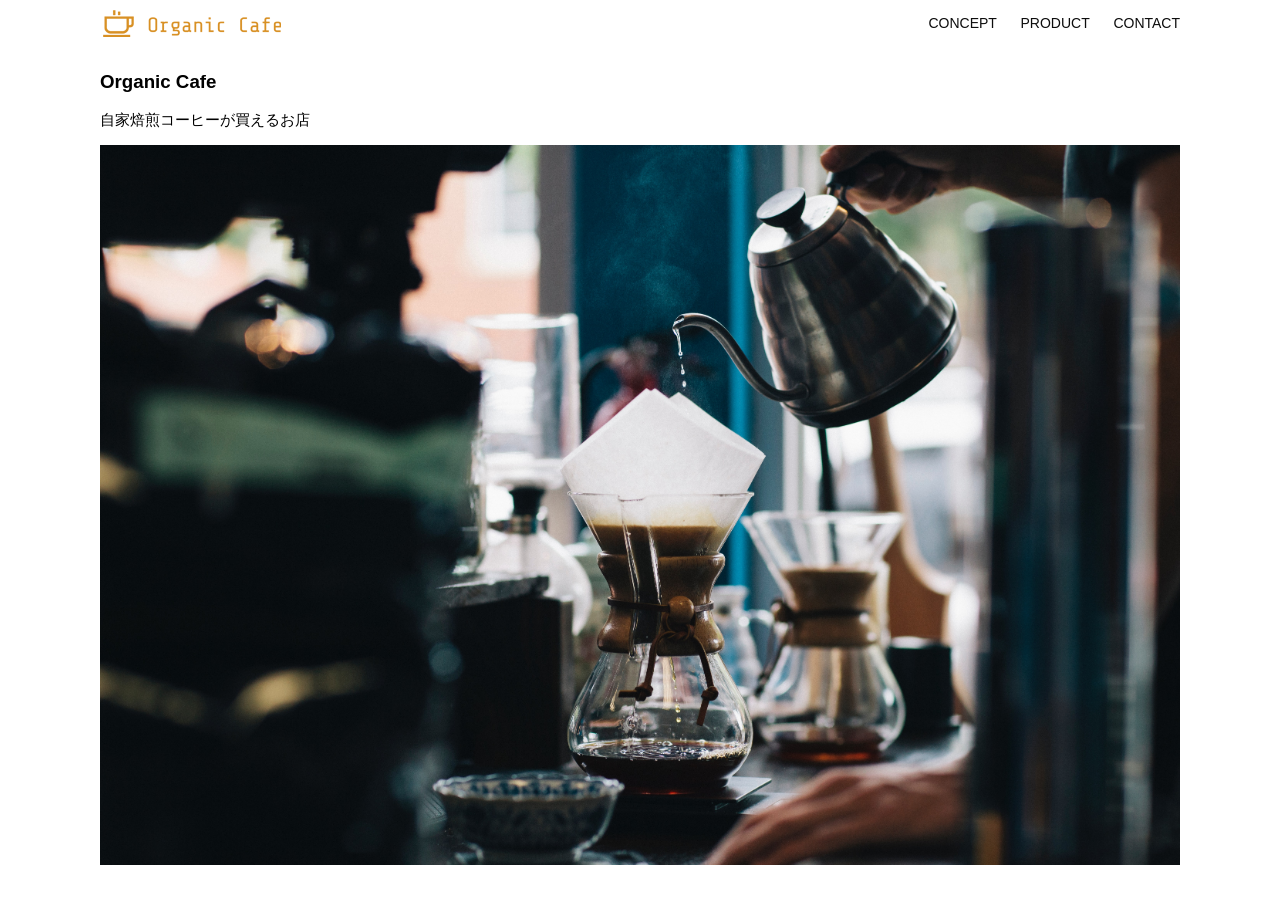
<file: html-css-kadai_013/index.html>
<!DOCTYPE html>
<html>
  <head>
    <title>Organic Cafe</title>
    <meta charset="UTF-8" />
    <meta name="description" content="自家焙煎のコーヒーがお家で楽しめるOrganic Cafe"/>
    <meta name="viewport" content="width=device-width, initial-scale=1.0" />
    <link rel="stylesheet" href="style.css" />
  </head>
  <body>
    <!-- ヘッダー -->
    <header>
      <!-- ロゴ -->
      <a href="index.html" id="logo"><img src="images/logo.png" alt="トップページに戻る"/></a>

      <!-- PC用ナビゲーション -->
      <nav id="nav-pc">
        <a href="index.html#concept">CONCEPT</a>
        <a href="index.html#product">PRODUCT</a>
        <a href="index.html#contact">CONTACT</a>
      </nav>

      <!-- スマホ用メニューボタン -->
      <img id="menu-sp" src="images/button-menu.png" alt="ナビゲーションを開く" onclick="document.getElementById('nav-sp').style.display = 'block'">

      <!-- スマホ用ナビゲーション -->
      <nav id="nav-sp">
        <ul>
          <li>
            <img id="close" src="images/button-close.png" alt="ナビゲーションを閉じる" onclick="document.getElementById('nav-sp').style.display = 'none'">
          </li>
          <li>
            <a id="logo-sp" href="index.html" onclick="document.getElementById('nav-sp').style.display = 'none'">
              <img src="images/logo-sp.png" alt="トップページに戻る">
            </a>
          </li>
          <li>
            <a class="menu" href="index.html#concept" onclick="document.getElementById('nav-sp').style.display = 'none'">CONCEPT</a>
          </li>
          <li>
            <a class="menu" href="index.html#product" onclick="document.getElementById('nav-sp').style.display = 'none'">PRODUCT</a>
          </li>
          <li>
            <a class="menu" href="index.html#contact" onclick="document.getElementById('nav-sp').style.display = 'none'">CONTACT</a>
          </li>
        </ul>
      </nav>
    </header>

    <main>
      <article>
        <!-- メインビジュアル -->
        <section id="main-visual">
          <div id="main-message">
            <h1>Organic Cafe</h1>
            <p>自家焙煎コーヒーが買えるお店</p>
          </div>
          <img src="images/main-image.jpg" alt="コーヒーをハンドドリップで淹れる画像"/>
        </section>
      </article>
    </main>
  </body>
</html>
</file>
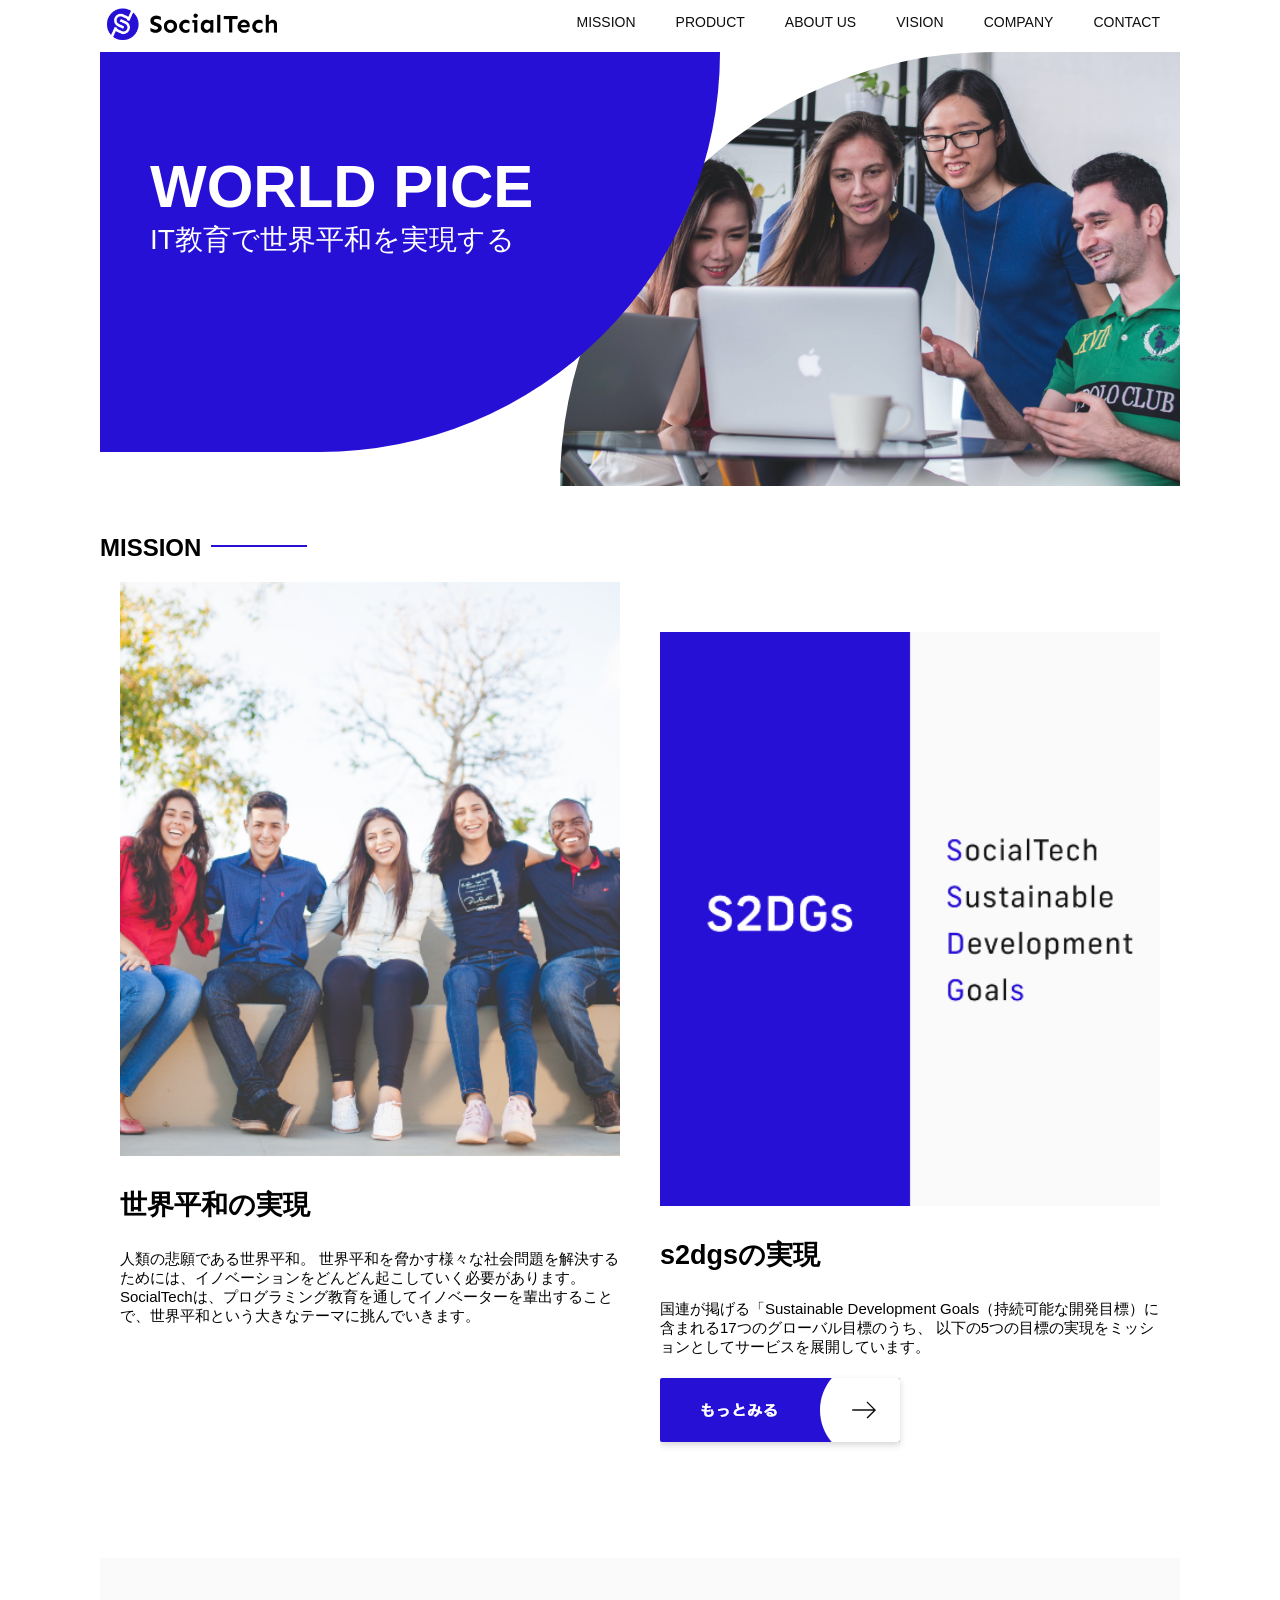
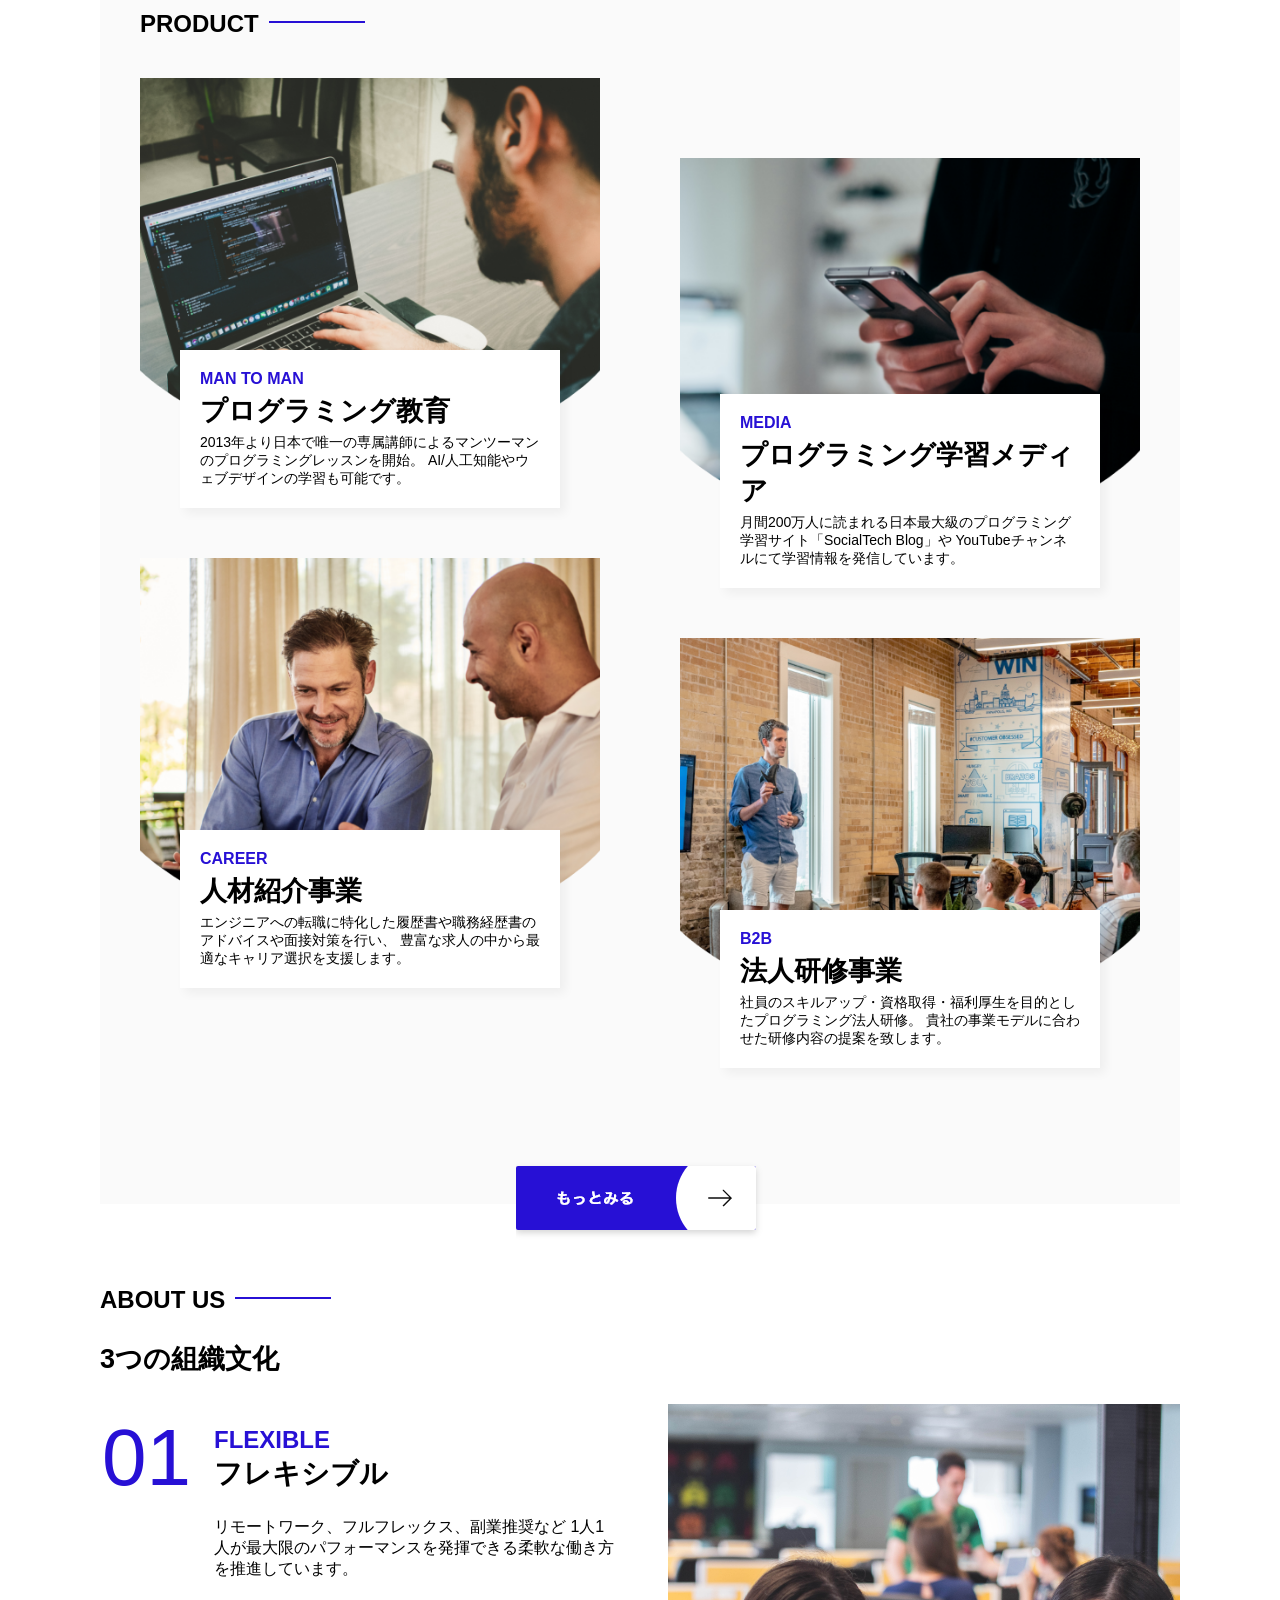
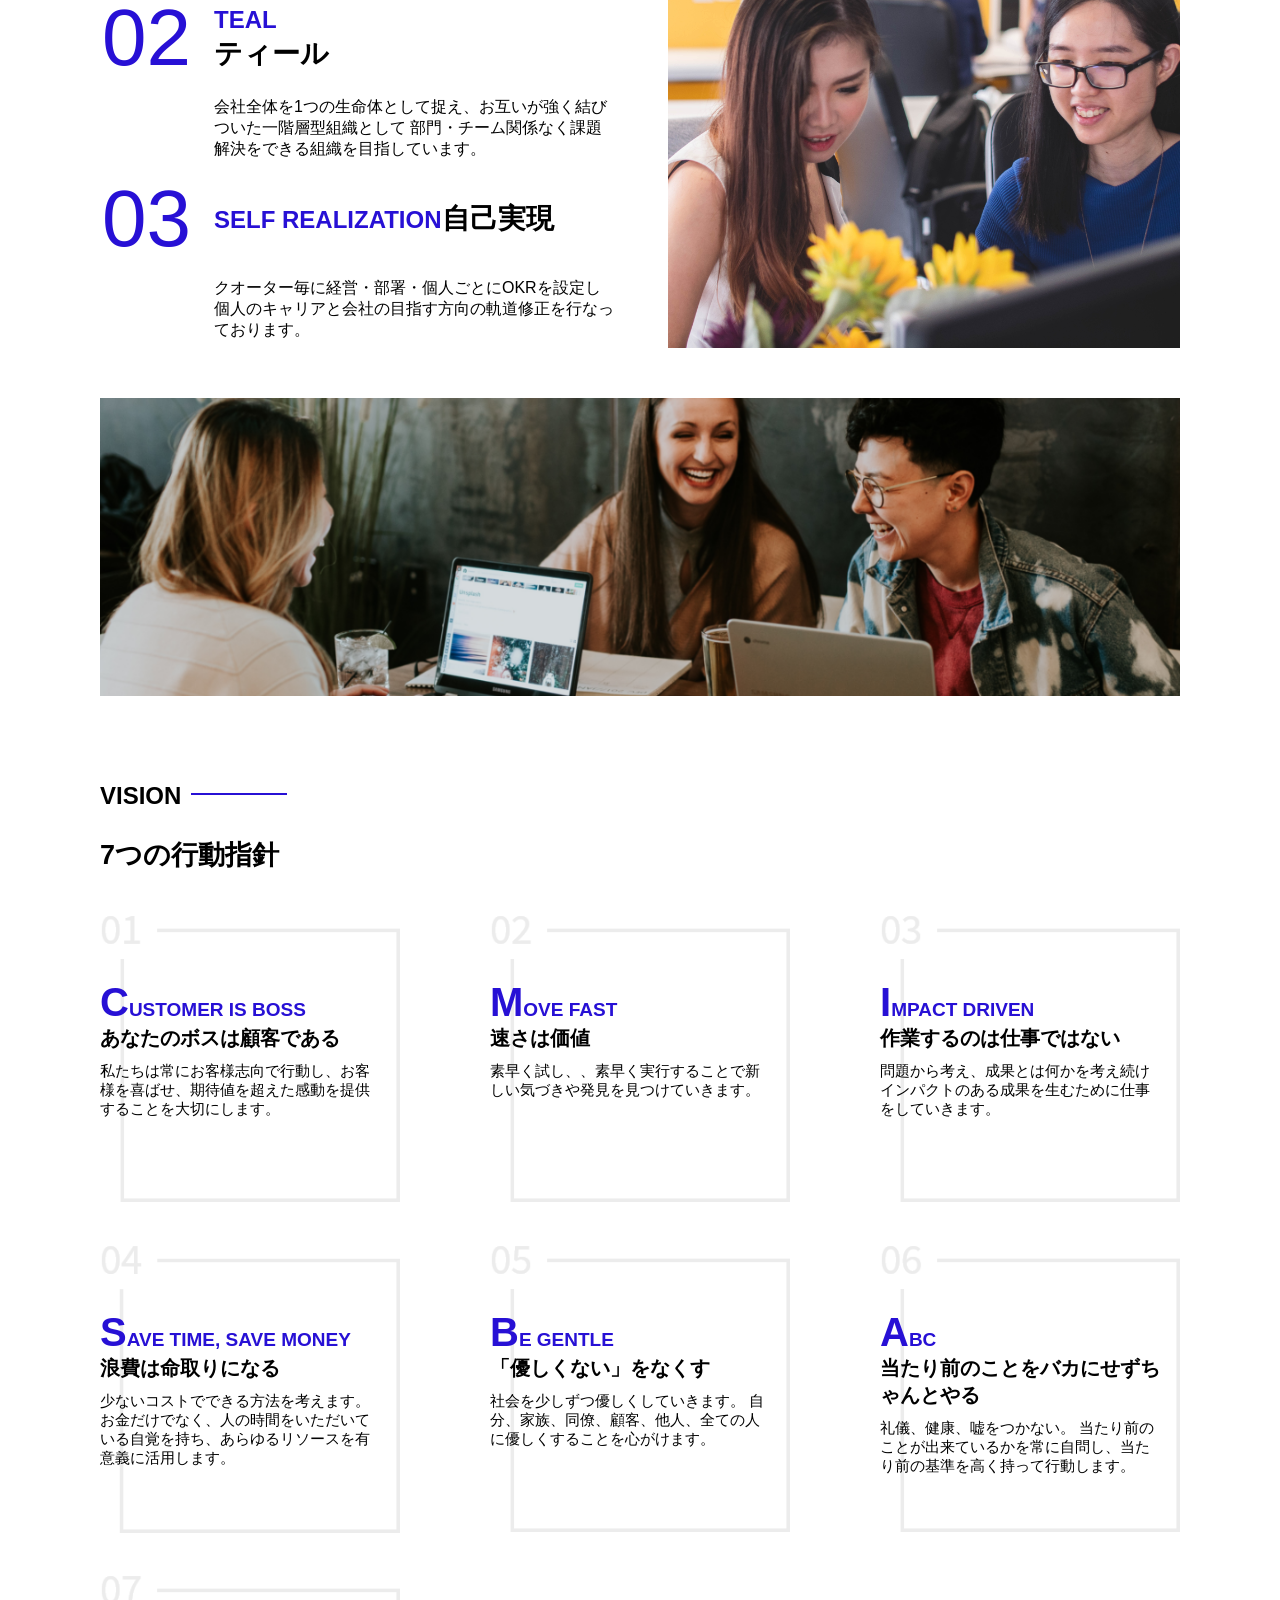
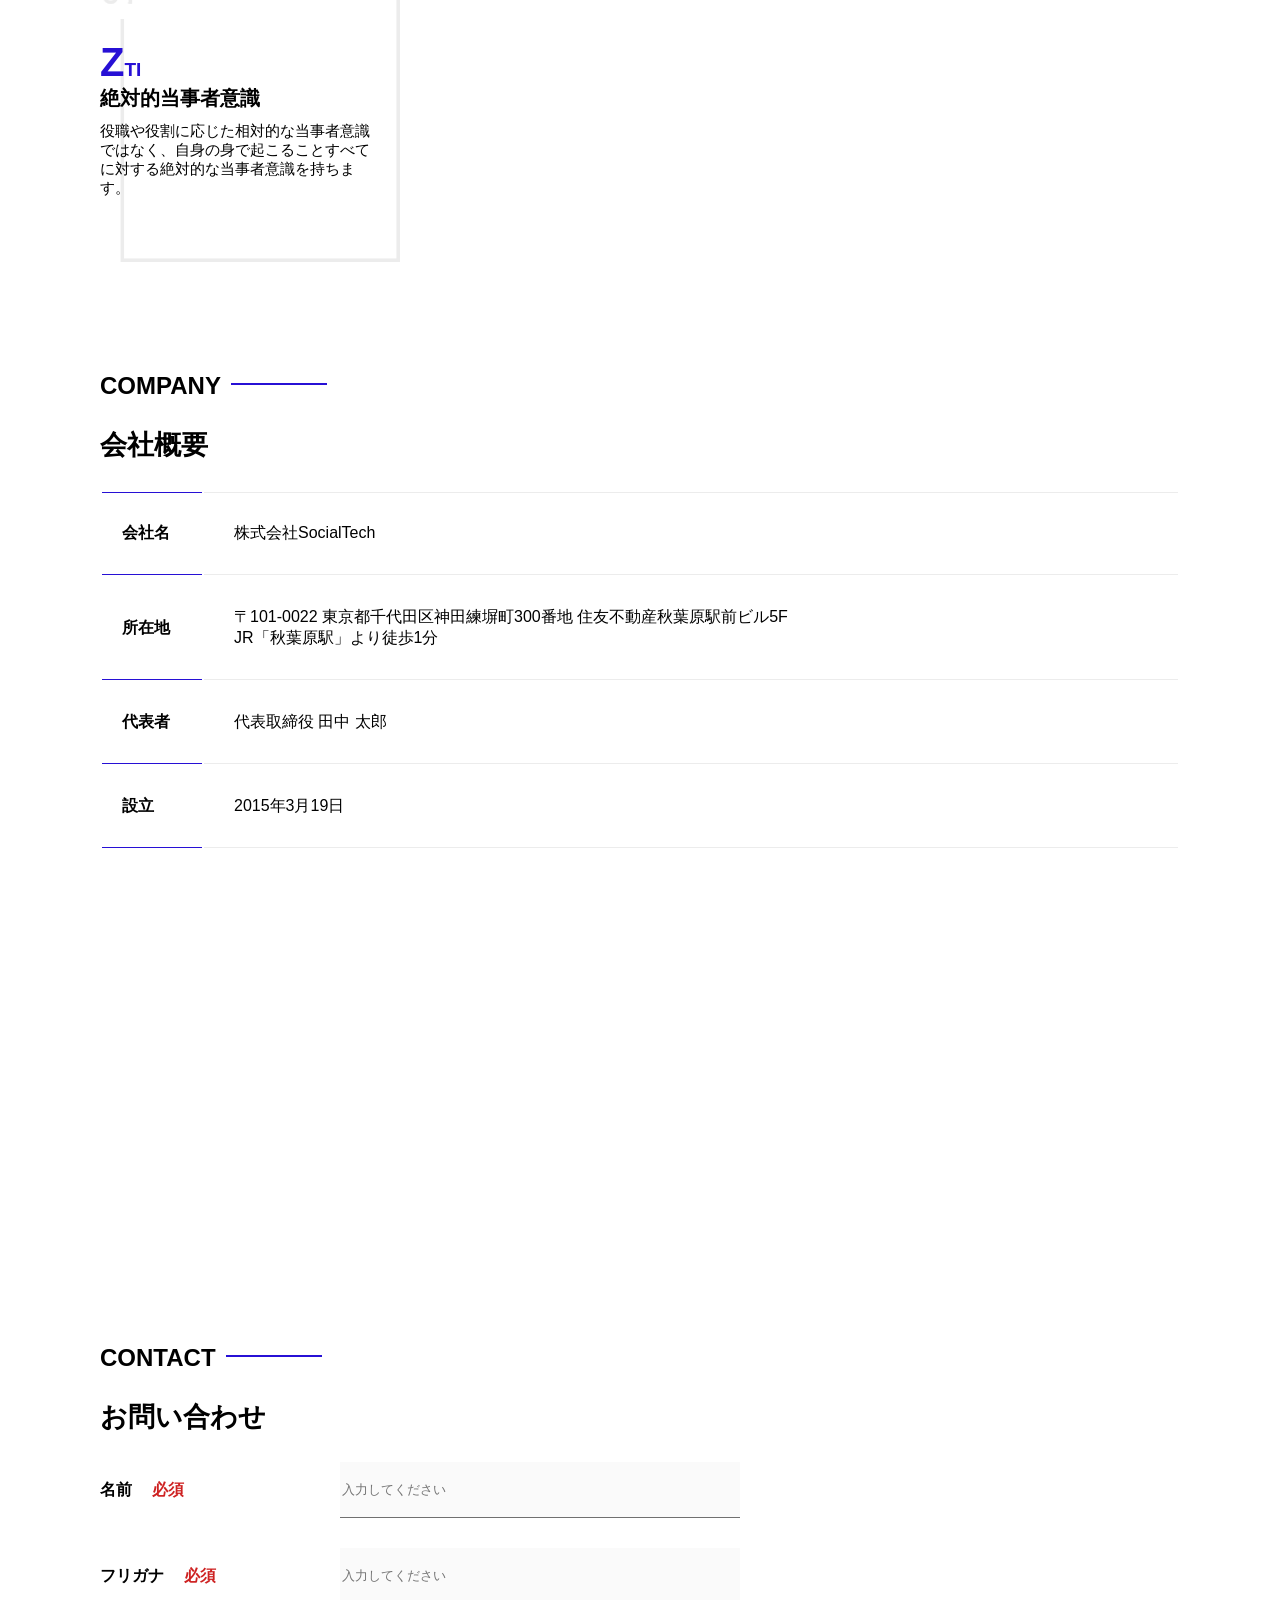
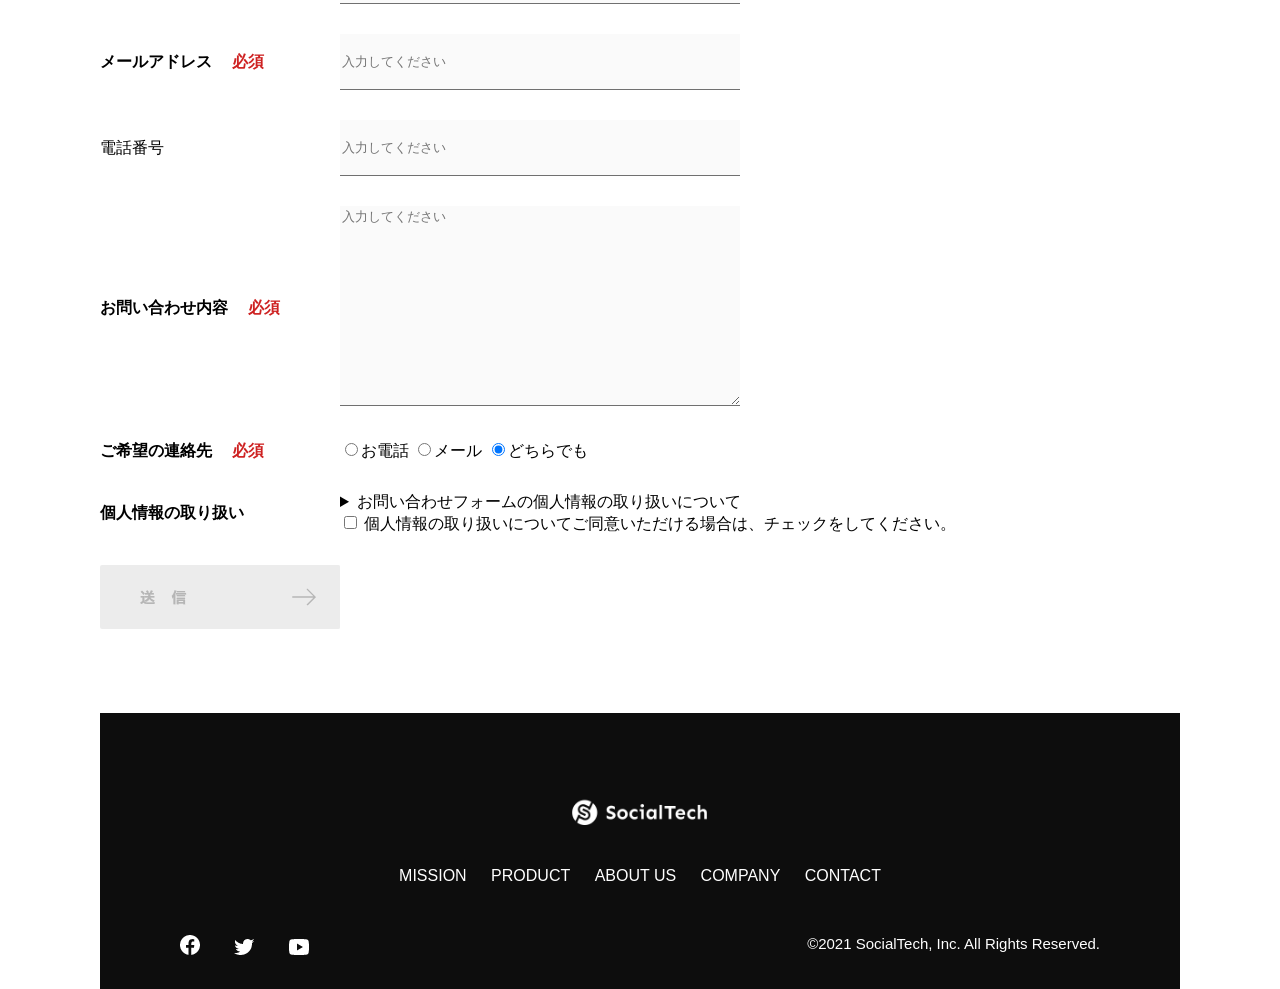
<file: socialtech/index.html>
<!DOCTYPE html>
<html>
    <head>
         <title>SocialTech</title>
         <meta charset="UTF-8">
         <meta name="description" content="SocialTechはEdTech業界のリーディングカンパニーを目指します。">
         <meta name="viewport" content="width=device-width, initial-scale=1.0">
         <link rel="stylesheet" href="style.css">
    </head>

    <body>
        <!-- ヘッダー -->
        <header>
            <!-- ロゴ -->
            <a href="index.html" id="logo">
                <img src="images/logo.png" alt="トップページに戻る">
            </a>

            <!-- PC用ナビゲーション -->
            <nav id="nav-pc">
                <ul>
                    <li><a href="mission.html">MISSION</a></li>
                    <li><a href="product.html">PRODUCT</a></li>
                    <li><a href="index.html#aboutus">ABOUT US</a></li>
                    <li><a href="index.html#vision">VISION</a></li>
                    <li><a href="index.html#company">COMPANY</a></li>
                    <li><a href="index.html#contact">CONTACT</a></li>
                </ul>
            </nav>

            <!-- スマホ用メニューボタン -->
            <button id="menu-sp" onclick="document.getElementById('nav-sp').style.display = 'block'">
                <img src="images/button-menu.png" alt="ナビゲーションを開く">
            </button>

            <!-- スマホ用ナビゲーション -->
            <div id="nav-sp">
                <button id="close" onclick="document.getElementById('nav-sp').style.display = 'none'">
                    <img src="images/button-close.png" alt="ナビゲーションを閉じる">
                </button>
                <nav>
                    <ul>
                        <li>
                            <a id="logo-sp" href="index.html" onclick="document.getElementById('nav-sp').style.display = 'none'"><img src="images/logo-sp.png" alt="トップページに戻る"></a>
                        </li>
                        <li ><a class="menu" href="mission.html" onclick="document.getElementById('nav-sp').style.display = 'none'">MISSION</a></li>
                        <li ><a class="menu" href="product.html" onclick="document.getElementById('nav-sp').style.display = 'none'">PRODUCT</a></li>
                        <li ><a class="menu" href="index.html#aboutus" onclick="document.getElementById('nav-sp').style.display = 'none'">ABOUT US</a></li>
                        <li ><a class="menu" href="index.html#vision" onclick="document.getElementById('nav-sp').style.display = 'none'">VISION</a></li>
                        <li ><a class="menu" href="index.html#company" onclick="document.getElementById('nav-sp').style.display = 'none'">COMPANY</a></li>
                        <li ><a class="menu" href="index.html#contact" onclick="document.getElementById('nav-sp').style.display = 'none'">CONTACT</a></li>
                    </ul>
                </nav>
                <div id="sns">
                    <a href="https://www.facebook.com/sejuku2013">
                        <img src="images/button-facebook.png" alt="Facebookのリンク">
                    </a>
                    <a href="https://twitter.com/samuraijuku">
                        <img src="images/button-twitter.png" alt="Twitterのリンク">
                    </a>
                    <a href="https://www.youtube.com/channel/UCCFOQO5aDK0xXam4cUQXT8g">
                        <img src="images/button-youtube.png" alt="YouTubeのリンク">
                    </a>
                </div>
            </div>
        </header>

        <main>
            <article>
                <!-- メインビジュアル -->
                <section id="main-visual">
                    <div id="main-message">
                        <h1>WORLD PICE</h1>
                        <p>IT教育で世界平和を実現する</p>
                    </div>
                    <img src="images/index/index-main.png" alt="PCの周りに集まる多国籍の仲間たち">
                </section>

                <!-- ミッション -->
                <section id="mission">
                    <h2 class="index-h2">MISSION</h2>
                    <div id="mission-flex">
                        <div>
                            <img id="mission-photo" src="images/index/index-mission.png" alt="屋外のベンチで写真を撮影する多国籍の仲間たち">
                            <h3>世界平和の実現</h3>
                            <p>
                                人類の悲願である世界平和。
                                世界平和を脅かす様々な社会問題を解決するためには、イノベーションをどんどん起こしていく必要があります。
                                SocialTechは、プログラミング教育を通してイノベーターを輩出することで、世界平和という大きなテーマに挑んでいきます。
                            </p>
                        </div>
                        <div>
                            <img id="s2dgs" src="images/index/s2dgs.png" alt="s2dgs">
                            <h3>s2dgsの実現</h3>
                            <p>
                                国連が掲げる「Sustainable Development Goals（持続可能な開発目標）に含まれる17つのグローバル目標のうち、
                                以下の5つの目標の実現をミッションとしてサービスを展開しています。
                            </p>
                            <a href="mission.html">
                                <img src="images/button-more.png" alt="もっとみる">
                            </a>
                        </div>
                    </div>
                </section>

                <!-- プロダクト -->
                <section id="product">
                    <h2 class="index-h2">PRODUCT</h2>
                    <div class="product-flex">
                        <div id="product-left">
                            <div>
                                <img class="product-photo" src="images/index/index-mantoman.png" alt="PCでコードを書く男性">
                                <div class="product-explain">
                                    <span>MAN TO MAN</span>
                                    <h3>プログラミング教育</h3>
                                    <p>2013年より日本で唯一の専属講師によるマンツーマンのプログラミングレッスンを開始。
                                         AI/人工知能やウェブデザインの学習も可能です。
                                    </p>
                                </div>
                            </div>
                            <div>
                                <img class="product-photo" src="images/index/index-career.png" alt="笑顔で話し合う2人の男性">
                                <div class="product-explain">
                                    <span>CAREER</span>
                                    <h3>人材紹介事業</h3>
                                    <p>エンジニアへの転職に特化した履歴書や職務経歴書のアドバイスや面接対策を行い、
                                        豊富な求人の中から最適なキャリア選択を支援します。
                                    </p>
                                </div>
                            </div>
                        </div>
                        <div id="product-right">
                            <div>
                                <img class="product-photo" src="images/index/index-media.png" alt="スマートフォンを操作する人">
                                <div class="product-explain">
                                    <span>MEDIA</span>
                                    <h3>プログラミング学習メディア</h3>
                                    <p>月間200万人に読まれる日本最大級のプログラミング学習サイト「SocialTech Blog」や
                                        YouTubeチャンネルにて学習情報を発信しています。
                                    </p>
                                </div>
                            </div>
                            <div>
                                <img class="product-photo" src="images/index/index-b2b.png" alt="講演中の男性とそれを聴く人々">
                                <div class="product-explain">
                                    <span>B2B</span>
                                    <h3>法人研修事業</h3>
                                    <p>社員のスキルアップ・資格取得・福利厚生を目的としたプログラミング法人研修。
                                        貴社の事業モデルに合わせた研修内容の提案を致します。
                                    </p>
                                </div>
                            </div>
                        </div>
                    </div>
                    <div id="product-more">
                        <a href="product.html">
                            <img src="images/button-more.png" alt="もっとみる">
                        </a>
                    </div>
                </section>

                <!-- ABOUT US -->
                <section id="aboutus">
                    <h2 class="index-h2">ABOUT US</h2>
                    <h3>3つの組織文化</h3>
                    <div>
                        <table class="culture-table">
                            <tr>
                                <td class="culture-num">01</td>
                                <th><span class="culture-en">FLEXIBLE</span><br>フレキシブル</th>
                            </tr>
                            <tr>
                                <td>
                                    <!-- 空のセル -->
                                </td>
                                <td class="culture-description">リモートワーク、フルフレックス、副業推奨など
                                    1人1人が最大限のパフォーマンスを発揮できる柔軟な働き方を推進しています。
                                </td>
                            </tr>
                            <tr>
                                <td class="culture-num">02</td>
                                <th><span class="culture-en">TEAL</span><br>ティール</th>
                            </tr>
                            <tr>
                                <td>
                                    <!-- 空のセル -->
                                </td>
                                <td class="culture-description">会社全体を1つの生命体として捉え、お互いが強く結びついた一階層型組織として
                                    部門・チーム関係なく課題解決をできる組織を目指しています。
                                </td>
                            </tr>
                            <tr>
                                <td class="culture-num">03</td>
                                <th><span class="culture-en">SELF REALIZATION</span>自己実現</th>
                            </tr>
                            <tr>
                                <td>
                                    <!-- 空のセル -->
                                </td>
                                <td class="culture-description">クオーター毎に経営・部署・個人ごとにOKRを設定し
                                    個人のキャリアと会社の目指す方向の軌道修正を行なっております。
                                </td>
                            </tr>
                        </table>
                        <img class="culture-img" src="images/index/index-aboutus1.png" alt="笑顔で話し合う2人の女性">
                    </div>
                    <img class="culture-img2" src="images/index/index-aboutus2.png" alt="笑顔で話し合う3人の男女">
                </section>

                <!-- VISION -->
                 <section id="vision">
                    <h2 class="index-h2">VISION</h2>
                    <h3>7つの行動指針</h3>
                    <div>
                        <div class="vision-box">
                            <img src="images/index/vision-01.png" alt="01">
                            <div>
                                <h4>CUSTOMER IS BOSS</h4>
                                <h5>あなたのボスは顧客である</h5>
                                <p>私たちは常にお客様志向で行動し、お客様を喜ばせ、期待値を超えた感動を提供することを大切にします。</p>
                            </div>
                        </div>
                        <div class="vision-box">
                            <img src="images/index/vision-02.png" alt="02">
                            <div>
                                <h4>MOVE FAST</h4>
                                <h5>速さは価値</h5>
                                <p>素早く試し、、素早く実行することで新しい気づきや発見を見つけていきます。</p>
                            </div>
                        </div>
                        <div class="vision-box">
                            <img src="images/index/vision-03.png" alt="03">
                            <div>
                                <h4>IMPACT DRIVEN</h4>
                                <h5>作業するのは仕事ではない</h5>
                                <p>問題から考え、成果とは何かを考え続けインパクトのある成果を生むために仕事をしていきます。</p>
                            </div>
                        </div>
                        <div class="vision-box">
                            <img src="images/index/vision-04.png" alt="04">
                            <div>
                                <h4>SAVE TIME, SAVE MONEY</h4>
                                <h5>浪費は命取りになる</h5>
                                <p>少ないコストでできる方法を考えます。
                                    お金だけでなく、人の時間をいただいている自覚を持ち、あらゆるリソースを有意義に活用します。
                                </p>
                            </div>
                        </div>
                        <div class="vision-box">
                            <img src="images/index/vision-05.png" alt="05">
                            <div>
                                <h4>BE GENTLE</h4>
                                <h5>「優しくない」をなくす</h5>
                                <p>社会を少しずつ優しくしていきます。
                                    自分、家族、同僚、顧客、他人、全ての人に優しくすることを心がけます。
                                </p>
                            </div>
                        </div>
                        <div class="vision-box">
                            <img src="images/index/vision-06.png" alt="06">
                            <div>
                                <h4>ABC</h4>
                                <h5>当たり前のことをバカにせずちゃんとやる</h5>
                                <p>礼儀、健康、嘘をつかない。
                                    当たり前のことが出来ているかを常に自問し、当たり前の基準を高く持って行動します。
                                </p>
                            </div>
                        </div>
                        <div class="vision-box">
                            <img src="images/index/vision-07.png" alt="07">
                            <div>
                                <h4>ZTI</h4>
                                <h5>絶対的当事者意識</h5>
                                <p>役職や役割に応じた相対的な当事者意識ではなく、自身の身で起こることすべてに対する絶対的な当事者意識を持ちます。</p>
                            </div>
                        </div>
                    </div>
                 </section>

                 <!-- COMPANY -->
                 <section id="company">
                    <h2 class="index-h2">COMPANY</h2>
                    <h3>会社概要</h3>
                        <table id="company-table">
                            <tr>
                                <th class="tableheader tableheader-first">会社名</th>
                                <td class="cell cell-first">株式会社SocialTech</td>
                            </tr>
                            <tr>
                                <th class="tableheader">所在地</th>
                                <td class="cell">〒101-0022 東京都千代田区神田練塀町300番地 住友不動産秋葉原駅前ビル5F
                                    <br>JR「秋葉原駅」より徒歩1分
                                </td>
                            </tr>
                            <tr>
                                <th class="tableheader">代表者</th>
                                <td class="cell">代表取締役 田中 太郎</td>
                            </tr>
                            <tr>
                                <th class="tableheader">設立</th>
                                <td class="cell">2015年3月19日</td>
                            </tr>
                        </table>
                    <iframe
                        src="https://www.google.com/maps/embed?pb=!1m18!1m12!1m3!1d3240.068680984387!2d139.76978168002546!3d35.699927458268576!2m3!1f0!2f0!3f0!3m2!1i1024!2i768!4f13.1!3m3!1m2!1s0x60188fee13660e23%3A0x77137876edf742ac!2z5L2P5Y-L5LiN5YuV55Sj56eL6JGJ5Y6f6aeF5YmN44OT44Or!5e0!3m2!1sja!2sjp!4v1778035502435!5m2!1sja!2sjp"
                        style="border: 0;" allowfullscreen="" loading="lazy">
                    </iframe>
                </section>

                <!-- お問い合わせフォーム -->
                 <section id="contact">
                    <h2 class="index-h2">CONTACT</h2>
                    <h3>お問い合わせ</h3>
                    <form>
                        <div>
                            <div class="contact-heading">
                                <label class="contact-label">名前<span class="contact-span">必須</span></label>
                            </div>
                            <div>
                                <input type="text" name="name" placeholder="入力してください" class="contact-textbox">
                            </div>
                        </div>
                        <div>
                            <div class="contact-heading">
                                <label class="contact-label">フリガナ<span class="contact-span">必須</span></label>
                            </div>
                            <div>
                                <input type="text" name="hurigana" placeholder="入力してください" class="contact-textbox">
                            </div>
                        </div>
                        <div>
                            <div class="contact-heading">
                                <label class="contact-label">メールアドレス<span class="contact-span">必須</span></label>
                            </div>
                            <div>
                                <input type="text" name="email" placeholder="入力してください" class="contact-textbox">
                            </div>
                        </div>
                        <div>
                            <div class="contact-heading">
                                <label class="contact-heading">電話番号</label>
                            </div>
                            <div>
                                <input type="text" name="tel" placeholder="入力してください" class="contact-textbox">
                            </div>
                        </div>
                        <div>
                            <div class="contact-heading">
                                <label class="contact-label">お問い合わせ内容<span class="contact-span">必須</span></label>
                            </div>
                            <div>
                                <textarea class="contact-textarea" placeholder="入力してください"  name="message"></textarea>
                            </div>
                        </div>
                        <div>
                            <div class="contact-heading">
                                <label class="contact-label">ご希望の連絡先<span class="contact-span">必須</span></label>
                            </div>
                            <div>
                                <input class="radiobutton" type="radio" value="tel" name="contact" checked><label>お電話</label>
                                <input class="radiobutton" type="radio" value="mail" name="contact" checked><label>メール</label>
                                <input class="radiobutton" type="radio" value="both" name="contact" checked><label>どちらでも</label>
                            </div>
                        </div>
                        <div>
                            <div class="contact-heading">
                                <label class="contact-label">個人情報の取り扱い</label>
                            </div>
                            <div>
                                <details>
                                    <summary>お問い合わせフォームの個人情報の取り扱いについて</summary>
                                    <div>
                                        <dl>
                                            <dt>1. 組織の名称又は氏名</dt>
                                            <dd>株式会社SocialTech</dd>
                                            <dt>2. 個人情報保護管理者(若しくは若しくはその代理人)の氏名又は職名、所属及び連絡先</dt>
                                            <dd>
                                                <p>鈴木 一郎 コーポレート部</p>
                                                <p>メールアドレス:samurai@example.com</p>
                                                <p>TEL : 03-1234-5678</p>
                                            </dd>
                                            <dt>3. 個人情報の利用目的</dt>
                                            <dd>
                                                <ul>
                                                    <li>本サービス及び本サービスに関連する情報の提供又はそれらに関する連絡のため</li>
                                                    <li>ユーザーの本人確認のため</li>
                                                    <li>当社サービスのご案内のため</li>
                                                    <li>当社の商品等の広告または宣伝（電子メールによるものを含むものとします。）</li>
                                                </ul>
                                            </dd>
                                            <dt>4. 個人情報の取り扱い業務の委託</dt>
                                            <dd>個人情報の取扱業務の全部または一部を外部に業務委託する場合があります。
                                                その際、弊社は、個人情報を適切に保護できる管理体制を敷き実行していることを条件として委託先を厳選したうえで、機密保持契約を委託先と締結し、お客様の個人情報を厳密に管理させます。</dd>
                                            <dt>5. 個人情報の開示等の請求</dt>
                                            <dd>
                                                お客様は、弊社に対してご自身の個人情報の開示等（利用目的の通知、開示、内容の訂正・追加・削除、利用の停止または消去、第三者への提供の停止）に関して、当社問合わせ窓口に申し出ることができます。<br>
                                                その際、弊社はお客様ご本人を確認させていただいたうえで、合理的な期間内に対応いたします。<br>
                                                なお、個人情報に関する弊社問合わせ先は、次の通りです。
                                            </dd>
                                            <dd>
                                                <p>株式会社SocialTech　個人情報問合せ窓口</p>
                                                <p>〒150-0043　東京都千代田区神田練塀町300番地　住友不動産秋葉原駅前ビル5F</p>
                                                <p>メールアドレス：samurai@example.com　TEL：03-1234-5678</p>
                                            </dd>
                                            <dt>6. 個人情報を提供されることの任意性について</dt>
                                            <dd>お客様がご自身の個人情報を弊社に提供されるか否かは、お客様のご判断によりますが、もしご提供されない場合には、適切なサービスが提供できない場合がありますので予めご了承ください。</dd>
                                        </dl>
                                    </div>
                                </details>
                                <input type="checkbox" name="agree">
                                <span>個人情報の取り扱いについてご同意いただける場合は、チェックをしてください。</span>
                            </div>
                        </div>
                        <input type="image" src="images/button-submit.png" alt="送信する">
                    </form>
                 </section>
            </article>
        </main>

        <footer>
            <div id="footer-logo">
                <img src="images/logo-sp.png" alt="SocialTech">
            </div>
            <div id="footer-link">
                <a href="mission.html">MISSION</a>
                <a href="product.html">PRODUCT</a>
                <a href="index.html#aboutus">ABOUT US</a>
                <a href="index.html#company">COMPANY</a>
                <a href="index.html#contact">CONTACT</a>
            </div>
            <div id="sns-footer">
                <div class="sns-btns">
                    <a href="https://www.facebook.com/sejuku2013"><img src="images/button-facebook.png" alt="Facebookのリンク"></a>
                    <a href="https://twitter.com/samuraijuku"><img src="images/button-twitter.png" alt="Twitterのリンク"></a>
                    <a href="https://www.youtube.com/channel/UCCFOQO5aDK0xXam4cUQXT8g"><img src="images/button-youtube.png" alt="YouTubeのリンク"></a>
                </div>
                <p id="copyright">&copy;2021 SocialTech, Inc. All Rights Reserved.</p>
            </div>
        </footer>
    </body>
</html>
</file>
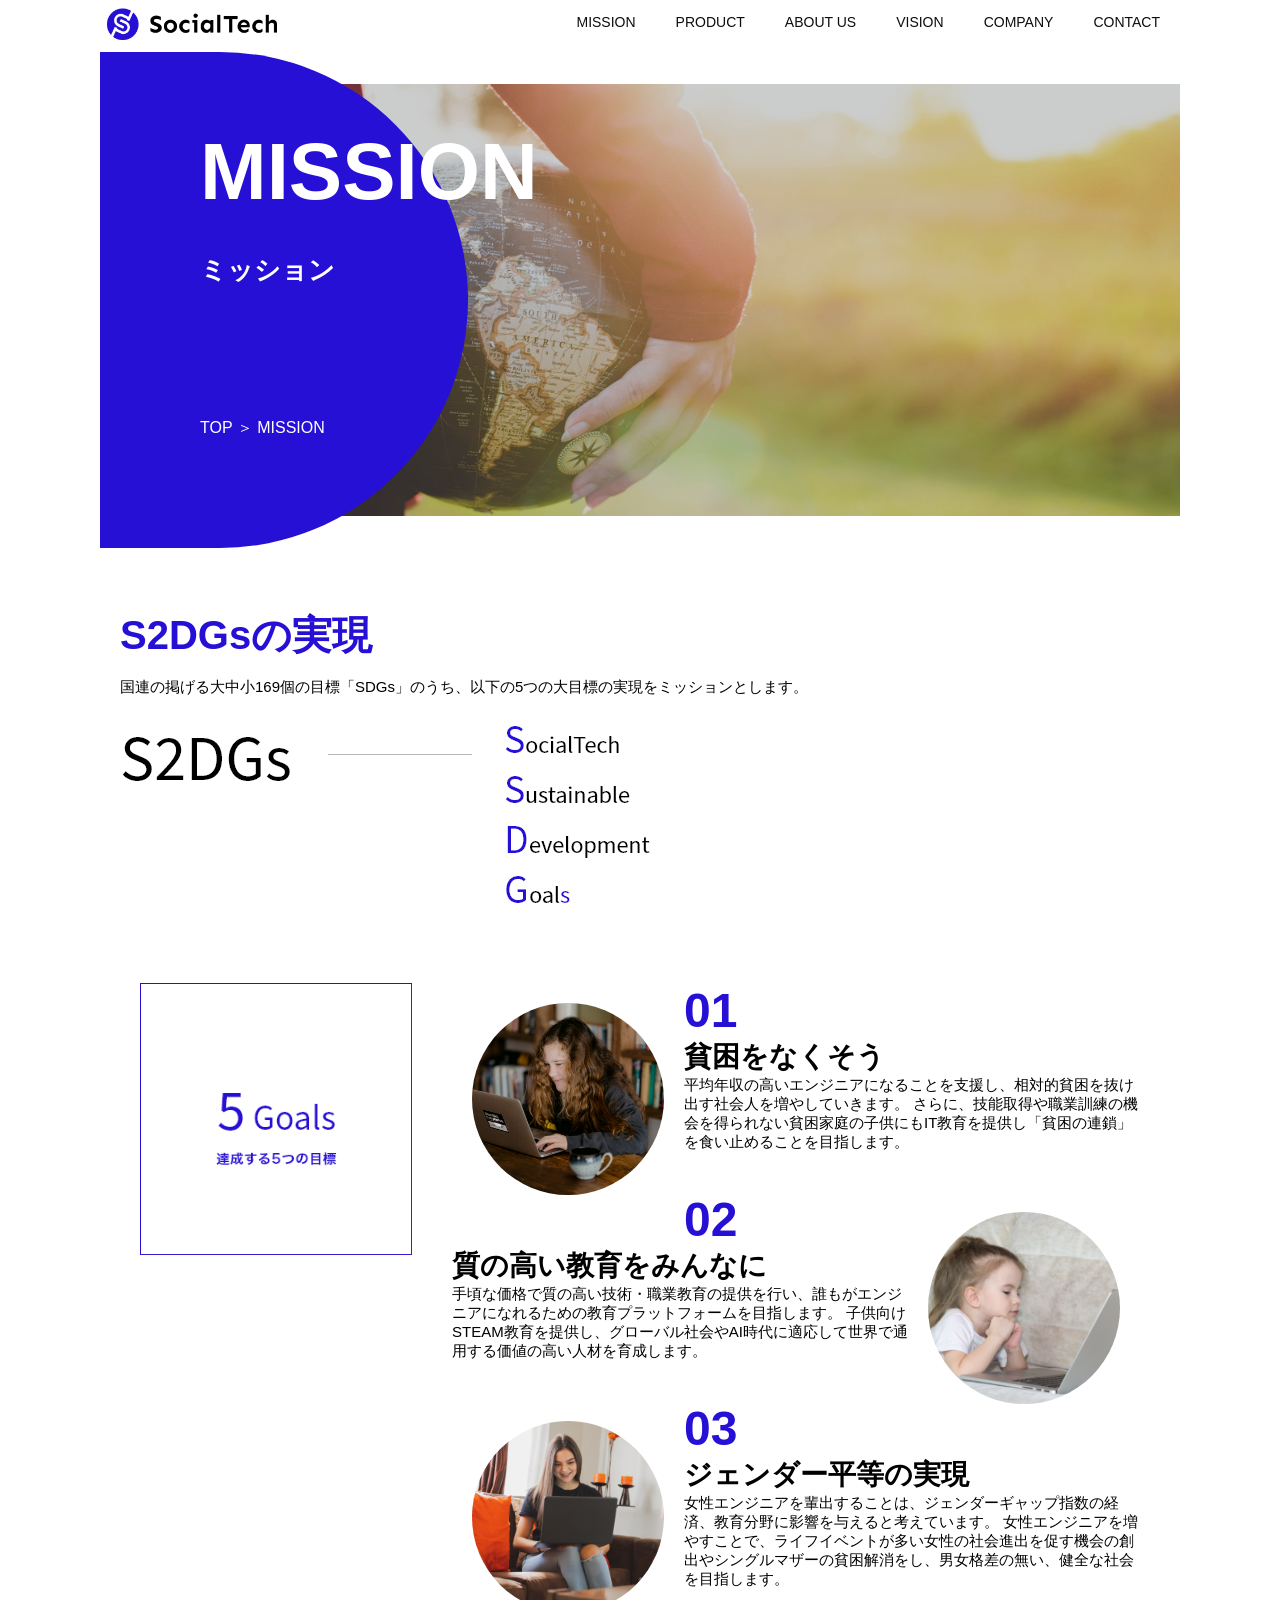
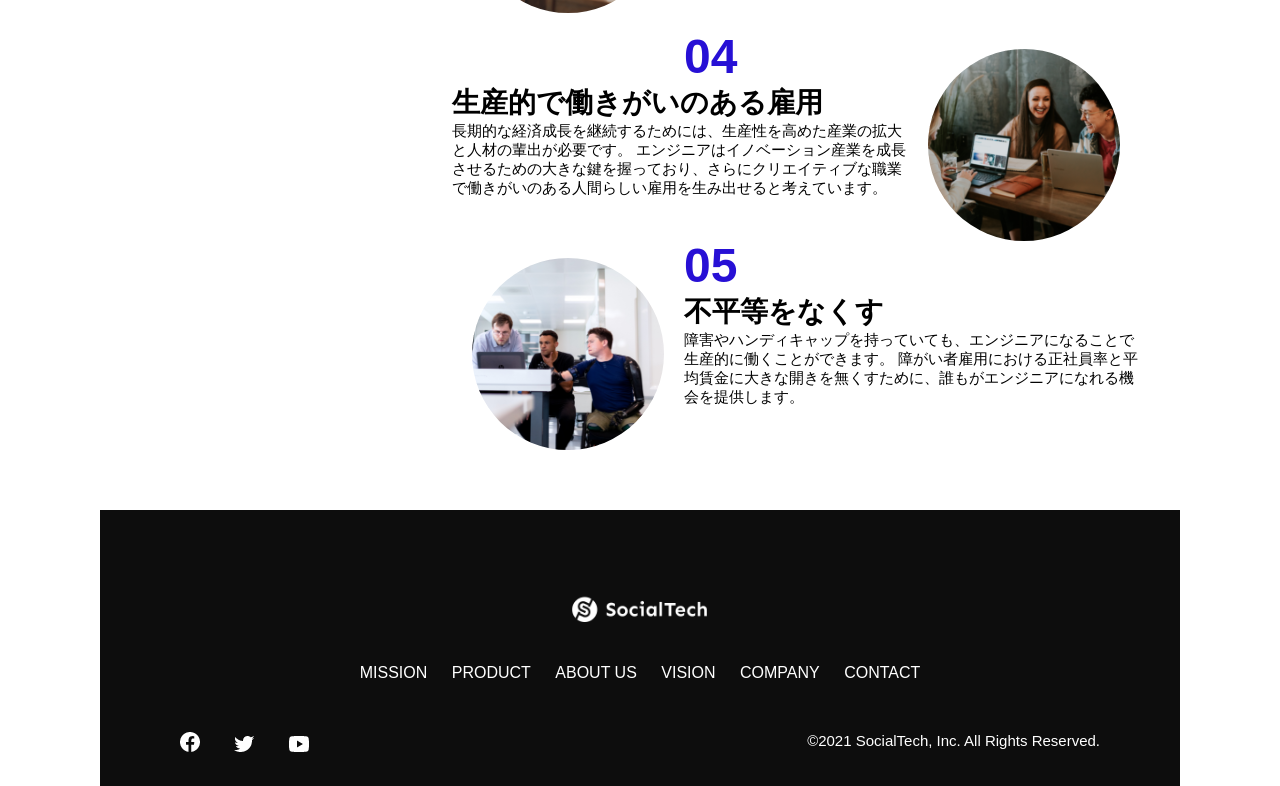
<file: socialtech/mission.html>
<!DOCTYPE html>
<html>
    <head>
        <title>SocialTech - MISSION ミッション -</title>
        <meta charset="utf-8">
        <meta name="description" content="SocialTechが目指す5つの目標(s2DGs)を紹介します">
        <meta name="viewport" content="width=device-width, initial-scale=1.0">
        <link rel="stylesheet" href="style.css">
    </head>

    <body>
        <!-- ヘッダー -->
        <header>
            <!-- ロゴ -->
            <a href="index.html" id="logo">
                <img src="images/logo.png" alt="トップページに戻る">
            </a>

            <!-- PC用ナビゲーション -->
            <nav id="nav-pc">
                <ul>
                    <li><a href="mission.html">MISSION</a></li>
                    <li><a href="product.html">PRODUCT</a></li>
                    <li><a href="index.html#aboutus">ABOUT US</a></li>
                    <li><a href="index.html#vision">VISION</a></li>
                    <li><a href="index.html#company">COMPANY</a></li>
                    <li><a href="index.html#contact">CONTACT</a></li>
                </ul>
            </nav>

            <!-- スマホ用メニューボタン -->
            <button id="menu-sp" onclick="document.getElementById('nav-sp').style.display = 'block'">
                <img src="images/button-menu.png" alt="ナビゲーションを開く">
            </button>

            <!-- スマホ用ナビゲーション -->
            <div id="nav-sp">
                <button id="close" onclick="document.getElementById('nav-sp').style.display = 'none'">
                    <img src="images/button-close.png" alt="ナビゲーションを閉じる">
                </button>

                <nav>
                    <ul>
                        <li>
                        <a id="logo-sp" href="index.html" onclick="document.getElementById('nav-sp').style.display = 'none'"><img src="images/logo-sp.png" alt="トップページに戻る"></a>
                        </li>
                        <li><a class="menu" href="mission.html" onclick="document.getElementById('nav-sp').style.display = 'none'">MISSION</a></li>
                        <li><a class="menu" href="product.html" onclick="document.getElementById('nav-sp').style.display = 'none'">PRODUCT</a></li>
                        <li><a class="menu" href="index.html#aboutus" onclick="document.getElementById('nav-sp').style.display = 'none'">ABOUT US</a></li>
                        <li><a class="menu" href="index.html#vision" onclick="document.getElementById('nav-sp').style.display = 'none'">VISION</a></li>
                        <li><a class="menu" href="index.html#company" onclick="document.getElementById('nav-sp').style.display = 'none'">COMPANY</a></li>
                        <li><a class="menu" href="index.html#contact" onclick="document.getElementById('nav-sp').style.display = 'none'">CONTACT</a></li>
                    </ul>
                </nav>
                <div id="sns">
                    <a href="https://www.facebook.com/sejuku2013">
                        <img src="images/button-facebook.png" alt="Facebookのリンク">
                    </a>
                    <a href="https://twitter.com/samuraijuku">
                        <img src="images/button-twitter.png" alt="Twitterのリンク">
                    </a>
                    <a href="https://www.youtube.com/channel/UCCFOQO5aDK0xXam4cUQXT8g">
                        <img src="images/button-youtube.png" alt="YouTubeのリンク">
                    </a>
                </div>
            </div>
        </header>

        <main>
            <article>
                <section id="mission-main">
                    <div class="mission-main-inner">
                        <div id="mission-title">
                            <h1>MISSION<br><span>ミッション</span></h1>
                            <p>TOP ＞ MISSION</p>
                        </div>
                    </div>
                </section>

                <section id="mission-s2dgs">
                    <h2 class="mission-h2">S2DGsの実現</h2>
                    <p>国連の掲げる大中小169個の目標「SDGs」のうち、以下の5つの大目標の実現をミッションとします。</p>
                    <img src="images/mission/mission-s2dgs.png" alt="S2DGs">
                </section>

                <section id="mission-five-goals">
                    <div class="five-goals-image">
                        <img src="images/mission/mission-5goals.png" alt="5Goals">
                    </div>
                    <div class="five-goals-read">
                        <div>
                            <img class="fivegoals-image-left" src="images/mission/mission-5goals01.png" alt="PCを操作する女の子">
                            <span class="fivegoals-number">01</span>
                            <h3 class="fivegoals-h3">貧困をなくそう</h3>
                            <p class="fivegoals-p">平均年収の高いエンジニアになることを支援し、相対的貧困を抜け出す社会人を増やしていきます。
                                さらに、技能取得や職業訓練の機会を得られない貧困家庭の子供にもIT教育を提供し「貧困の連鎖」を食い止めることを目指します。
                            </p>
                        </div>
                        <div>
                            <img class="fivegoals-image-right" src="images/mission/mission-5goals02.png" alt="PCを見つめる小さい女の子">
                            <span class="fivegoals-number">02</span>
                            <h3 class="fivegoals-h3">質の高い教育をみんなに</h3>
                            <p class="fivegoals-p">手頃な価格で質の高い技術・職業教育の提供を行い、誰もがエンジニアになれるための教育プラットフォームを目指します。
                                子供向けSTEAM教育を提供し、グローバル社会やAI時代に適応して世界で通用する価値の高い人材を育成します。
                            </p>
                        </div>
                        <div>
                            <img class="fivegoals-image-left" src="images/mission/mission-5goals03.png" alt="PCを操作する女性">
                            <span class="fivegoals-number">03</span>
                            <h3 class="fivegoals-h3">ジェンダー平等の実現</h3>
                            <p class="fivegoals-p">女性エンジニアを輩出することは、ジェンダーギャップ指数の経済、教育分野に影響を与えると考えています。
                                女性エンジニアを増やすことで、ライフイベントが多い女性の社会進出を促す機会の創出やシングルマザーの貧困解消をし、男女格差の無い、健全な社会を目指します。
                            </p>
                        </div>
                        <div>
                            <img class="fivegoals-image-right" src="images/mission/mission-5goals04.png" alt="笑顔で話し合う3人の男女">
                            <span class="fivegoals-number">04</span>
                            <h3 class="fivegoals-h3">生産的で働きがいのある雇用</h3>
                            <p class="fivegoals-p">長期的な経済成長を継続するためには、生産性を高めた産業の拡大と人材の輩出が必要です。
                                エンジニアはイノベーション産業を成長させるための大きな鍵を握っており、さらにクリエイティブな職業で働きがいのある人間らしい雇用を生み出せると考えています。
                            </p>
                        </div>
                        <div>
                            <img class="fivegoals-image-left" src="images/mission/mission-5goals05.png" alt="障害を持つ男性が生き生きと働く様子">
                            <span class="fivegoals-number">05</span>
                            <h3 class="fivegoals-h3">不平等をなくす</h3>
                            <p class="fivegoals-p">障害やハンディキャップを持っていても、エンジニアになることで生産的に働くことができます。
                                障がい者雇用における正社員率と平均賃金に大きな開きを無くすために、誰もがエンジニアになれる機会を提供します。
                            </p>
                        </div>
                    </div>
                </section>
            </article>
        </main>

        <footer>
            <div id="footer-logo">
                <img src="images/logo-sp.png" alt="SocialTech">
            </div>
            <div id="footer-link">
                <a href="mission.html">MISSION</a>
                <a href="product.html">PRODUCT</a>
                <a href="index.html#aboutus">ABOUT US</a>
                <a href="index.html#vision">VISION</a>
                <a href="index.html#company">COMPANY</a>
                <a href="index.html#contact">CONTACT</a>
            </div>
            <div id="sns-footer">
                <div class="sns-btns">
                    <a href="https://www.facebook.com/sejuku2013"><img src="images/button-facebook.png" alt="Facebookのリンク"></a>
                    <a href="https://twitter.com/samuraijuku"><img src="images/button-twitter.png" alt="Twitterのリンク"></a>
                    <a href="https://www.youtube.com/channel/UCCFOQO5aDK0xXam4cUQXT8g"><img src="images/button-youtube.png" alt="YouTubeのリンク"></a>
                </div>
                    <p id="copyright">&copy;2021 SocialTech, Inc. All Rights Reserved.</p>
            </div>
        </footer>

    </body>
</html>
</file>
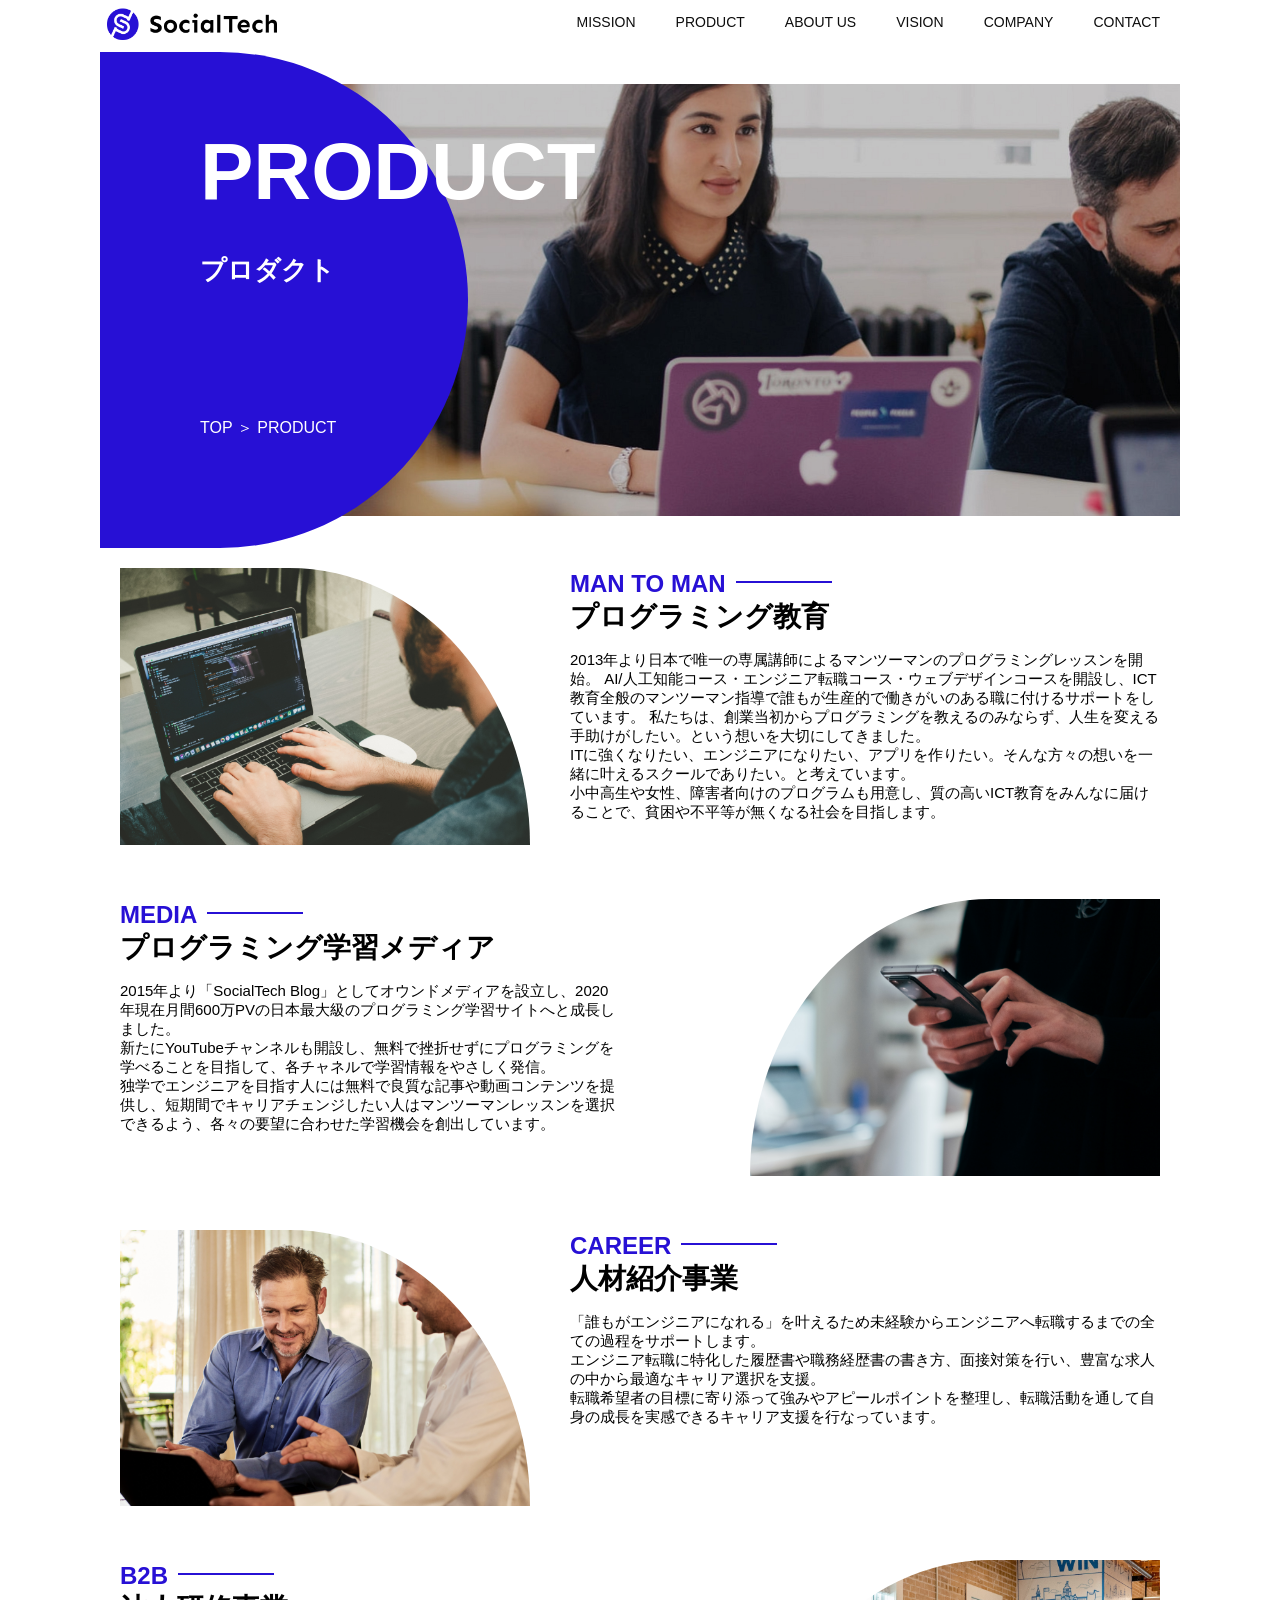
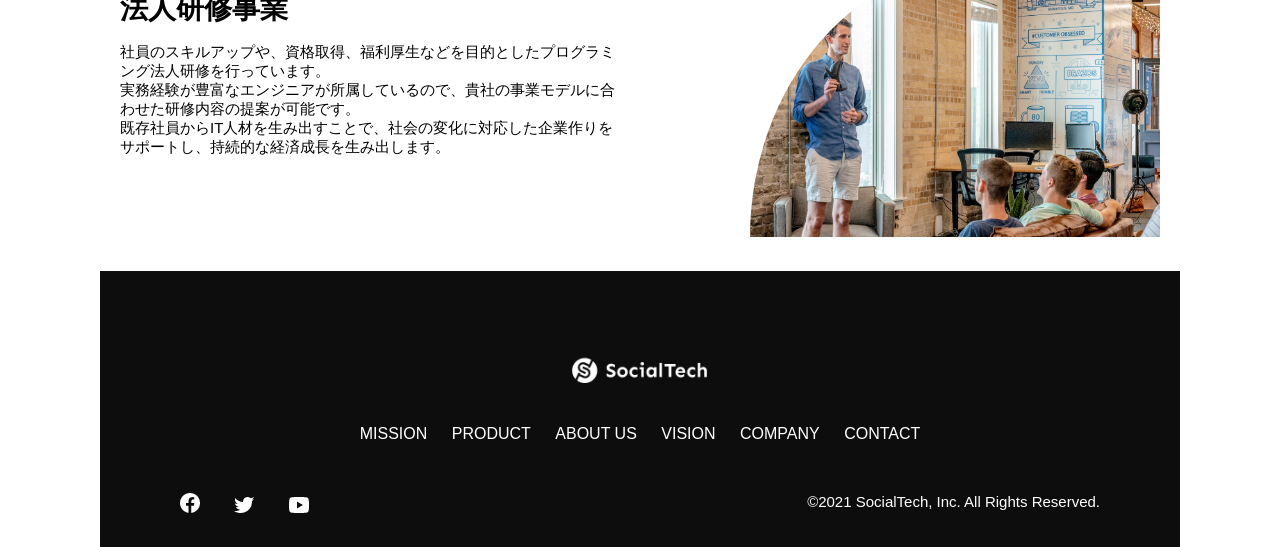
<file: socialtech/product.html>
<!DOCTYPE html>
<html>
    <head>
        <title>SocialTech -PRODUCT プロダクト-</title>
        <meta charset="utf-8">
        <meta name="description" content="SocialTechの4つのプロダクトを紹介します">
        <meta name="viewport" content="width=device-width, initial-scale=1.0">
        <link rel="stylesheet" href="style.css">
    </head>

    <body>
        <!-- ヘッダー -->
        <header>
            <!-- ロゴ -->
            <a href="index.html" id="logo">
                <img src="images/logo.png" alt="トップページに戻る">
            </a>

            <!-- PC用ナビゲーション -->
            <nav id="nav-pc">
                <ul>
                    <li><a href="mission.html">MISSION</a></li>
                    <li><a href="product.html">PRODUCT</a></li>
                    <li><a href="index.html#aboutus">ABOUT US</a></li>
                    <li><a href="index.html#vision">VISION</a></li>
                    <li><a href="index.html#company">COMPANY</a></li>
                    <li><a href="index.html#contact">CONTACT</a></li>
                </ul>
            </nav>

            <!-- スマホ用メニューボタン -->
            <button id="menu-sp" onclick="document.getElementById('nav-sp').style.display = 'block'">
                <img src="images/button-menu.png" alt="ナビゲーションを開く">
            </button>

            <!-- スマホ用ナビゲーション -->
            <div id="nav-sp">
                <button id="close" onclick="document.getElementById('nav-sp').style.display = 'none'">
                    <img src="images/button-close.png" alt="ナビゲーションを閉じる">
                </button>

                <nav>
                    <ul>
                        <li>
                        <a id="logo-sp" href="index.html" onclick="document.getElementById('nav-sp').style.display = 'none'"><img src="images/logo-sp.png" alt="トップページに戻る"></a>
                        </li>
                        <li><a class="menu" href="mission.html" onclick="document.getElementById('nav-sp').style.display = 'none'">MISSION</a></li>
                        <li><a class="menu" href="product.html" onclick="document.getElementById('nav-sp').style.display = 'none'">PRODUCT</a></li>
                        <li><a class="menu" href="index.html#aboutus" onclick="document.getElementById('nav-sp').style.display = 'none'">ABOUT US</a></li>
                        <li><a class="menu" href="index.html#vision" onclick="document.getElementById('nav-sp').style.display = 'none'">VISION</a></li>
                        <li><a class="menu" href="index.html#company" onclick="document.getElementById('nav-sp').style.display = 'none'">COMPANY</a></li>
                        <li><a class="menu" href="index.html#contact" onclick="document.getElementById('nav-sp').style.display = 'none'">CONTACT</a></li>
                    </ul>
                </nav>
                <div id="sns">
                    <a href="https://www.facebook.com/sejuku2013">
                        <img src="images/button-facebook.png" alt="Facebookのリンク">
                    </a>
                    <a href="https://twitter.com/samuraijuku">
                        <img src="images/button-twitter.png" alt="Twitterのリンク">
                    </a>
                    <a href="https://www.youtube.com/channel/UCCFOQO5aDK0xXam4cUQXT8g">
                        <img src="images/button-youtube.png" alt="YouTubeのリンク">
                    </a>
                </div>
            </div>
        </header>

        <main>
            <article>
                <section id="product-main">
                    <div class="product-main-inner">
                        <div id="product-title">
                            <h1>PRODUCT<br><span>プロダクト</span></h1>
                            <p>TOP ＞ PRODUCT</p>
                        </div>
                    </div>
                </section>

                <section class="product-section product-section-left">
                    <div class="product-section-img">
                        <img src="images/product/product-mantoman.png" alt="PCでコードを書く男性">
                    </div>
                    <div class="product-read">
                        <h2 class="product-h2">MAN TO MAN</h2>
                        <h3 class="product-h3">プログラミング教育</h3>
                        <p>
                            2013年より日本で唯一の専属講師によるマンツーマンのプログラミングレッスンを開始。
                            AI/人工知能コース・エンジニア転職コース・ウェブデザインコースを開設し、ICT教育全般のマンツーマン指導で誰もが生産的で働きがいのある職に付けるサポートをしています。
                            私たちは、創業当初からプログラミングを教えるのみならず、人生を変える手助けがしたい。という想いを大切にしてきました。
                            <br>ITに強くなりたい、エンジニアになりたい、アプリを作りたい。そんな方々の想いを一緒に叶えるスクールでありたい。と考えています。
                            <br>小中高生や女性、障害者向けのプログラムも用意し、質の高いICT教育をみんなに届けることで、貧困や不平等が無くなる社会を目指します。
                        </p>
                    </div>
                </section>

                <section class="product-section product-section-right">
                    <div class="product-read">
                        <h2 class="product-h2">MEDIA</h2>
                        <h3 class="product-h3">プログラミング学習メディア</h3>
                        <p>2015年より「SocialTech Blog」としてオウンドメディアを設立し、2020年現在月間600万PVの日本最大級のプログラミング学習サイトへと成長しました。
                            <br>新たにYouTubeチャンネルも開設し、無料で挫折せずにプログラミングを学べることを目指して、各チャネルで学習情報をやさしく発信。
                            <br>独学でエンジニアを目指す人には無料で良質な記事や動画コンテンツを提供し、短期間でキャリアチェンジしたい人はマンツーマンレッスンを選択できるよう、各々の要望に合わせた学習機会を創出しています。
                        </p>
                    </div>
                    <div class="product-section-img">
                        <img src="images/product/product-media.png" alt="スマートフォンを操作する人">
                    </div>
                </section>

                <section class="product-section product-section-left">
                    <div class="product-section-img">
                        <img src="images/product/product-career.png" alt="笑顔で話し合う2人の男性">
                    </div>
                    <div class="product-read">
                        <h2 class="product-h2">CAREER</h2>
                        <h3 class="product-h3">人材紹介事業</h3>
                        <p>「誰もがエンジニアになれる」を叶えるため未経験からエンジニアへ転職するまでの全ての過程をサポートします。
                            <br>エンジニア転職に特化した履歴書や職務経歴書の書き方、面接対策を行い、豊富な求人の中から最適なキャリア選択を支援。
                            <br>転職希望者の目標に寄り添って強みやアピールポイントを整理し、転職活動を通して自身の成長を実感できるキャリア支援を行なっています。<br>
                        </p>
                    </div>
                </section>

                <section class="product-section product-section-right">
                    <div class="product-read">
                        <h2 class="product-h2">B2B</h2>
                        <h3 class="product-h3">法人研修事業</h3>
                        <p>社員のスキルアップや、資格取得、福利厚生などを目的としたプログラミング法人研修を行っています。
                            <br>実務経験が豊富なエンジニアが所属しているので、貴社の事業モデルに合わせた研修内容の提案が可能です。
                            <br>既存社員からIT人材を生み出すことで、社会の変化に対応した企業作りをサポートし、持続的な経済成長を生み出します。</p>
                    </div>
                    <div class="product-section-img">
                        <img src="images/product/product-b2b.png" alt="講演中の男性とそれを聴く人々">
                    </div>
                </section>
            </article>
        </main>

        <footer>
            <div id="footer-logo">
                <img src="images/logo-sp.png" alt="SocialTech">
            </div>
            <div id="footer-link">
                <a href="mission.html">MISSION</a>
                <a href="product.html">PRODUCT</a>
                <a href="index.html#aboutus">ABOUT US</a>
                <a href="index.html#vision">VISION</a>
                <a href="index.html#company">COMPANY</a>
                <a href="index.html#contact">CONTACT</a>
            </div>
            <div id="sns-footer">
                <div class="sns-btns">
                    <a href="https://www.facebook.com/sejuku2013"><img src="images/button-facebook.png" alt="Facebookのリンク"></a>
                    <a href="https://twitter.com/samuraijuku"><img src="images/button-twitter.png" alt="Twitterのリンク"></a>
                    <a href="https://www.youtube.com/channel/UCCFOQO5aDK0xXam4cUQXT8g"><img src="images/button-youtube.png" alt="YouTubeのリンク"></a>
                </div>
                    <p id="copyright">&copy;2021 SocialTech, Inc. All Rights Reserved.</p>
            </div>
        </footer>

    </body>
</html>
</file>
<file: html-css-kadai_013/style.css>
/* PC、スマホ共通スタイル */
body {
  font-family: "Source Sans Pro", "Hiragino Kaku Gothic ProN", Meiryo, Arial,
    sans-serif;
}

p {
  font-size: 15px;
}

#main-visual>img {
  width: 100%;
}

/*================
PC用のスタイル
=================*/
@media screen and (min-width: 768px) {
  /* 横幅設定 */
  body {
    max-width: 1080px;
    min-width: 960px;
    margin: 0 auto 0 auto;
  }

  /* ヘッダー */
  header {
    display: flex;
    justify-content: space-between;
  }

  /* ナビゲーションのレイアウト */
  #nav-pc {
    text-align: right;
    font-size: 14px;
    padding-top: 15px;
  }

  /* ナビゲーションのリンクの装飾設定 */
  #nav-pc>a {
    text-decoration: none;
    margin-left: 20px;
  }

  #nav-pc>a:link {
    color: #0d0d0d;
  }

  #nav-pc>a:visited {
    color: #0d0d0d;
  }

  #nav-pc>a:hover {
    color: #0d0d0d;
    text-decoration: underline;
  }

  #nav-pc>a:active {
    color: #0d0d0d;
  }
  #menu-sp{
    display: none;
  }
  #nav-sp{
    display: none;
  }
}
/*================
スマホ用のスタイル
=================*/
@media screen and (max-width: 767px){
  /* 横幅設定 */
  body{
    min-width: 375px;
    margin: 0;
  }
  /* PCのナビゲーションを非表示に */
  #nav-pc{
    display: none;
  }
  /* ハンバーガーメニュー */
  #menu-sp{
    float: right;
    padding: 0;
  }
  /* スマホ用ナビゲーション */
  #nav-sp{
    background-color: #ce933e;
    position: absolute;
    left: 0;
    top: 0;
    height: 100%;
    width: 100%;
    display: none;
    z-index: 100;
  }
  #nav-sp ul{
    padding-left: 0;
  }
  #nav-sp li{
    list-style: none;
  }
  /* xボタン */
  #close{
    position: absolute;
    top: 20px;
    right: 20px;
  }
  /* ナビゲーションメニュー用ロゴ */
  #logo-sp{
    margin: 80px 0 30px 20px;
  }
  #nav-sp a{
    display: block;
  }
  a:link{
    color: #ffffff;
  }
  a:visited{
    color: #ffffff;
  }
  a:hover{
    color: #ffffff;
    text-decoration: underline;
  }
  a:active{
    color: #ffffff;
  }
  .menu{
    text-decoration: none;
    display: block;
    margin: 0 20px;
    height: 44px;
    font-size: 16px;
    background-image: url("images/arrow.png");
    background-repeat: no-repeat;
    background-position: right top;
  }
}
</file>
<file: socialtech/style.css>
/* PC.スマホ共通スタイル */
*{
    box-sizing: border-box ;
 }
 p{
    font-size: 15px;
 }
 body{
    max-width: 1080px;
    margin: 0 auto 0 auto;
    font-family: "Source Sans Pro", "Hiragino Kaku Gothic ProN", Meiryo, Arial, sans-serif;
}

/* ヘッダー */
 header{
    display: flex;
        justify-content: space-between;
}

/* ナビゲーションのレイアウト */
 #nav-pc{
    font-size: 14px;
 }
 #nav-pc ul{
    display: flex;
    padding-left: 0;
 }
 #nav-pc li{
    list-style: none;
}

/* ナビゲーションのリンクの装飾設定 */
 #nav-pc a{
    text-decoration: none;
    margin: 20px;
    color: #0d0d0d;
 }
 nav-pc a:hover{
    text-decoration: underline;
 }
 /* スマホ用ナビを非表示 */
 #nav-sp,#menu-sp {
    display: none;
}

/* メインビジュアル */
 #main-visual{
    position: relative;
    height: 400px;
 }
 #main-message{
    position: absolute;
    top: 0;
    left: 0;
    background-color: #2710d5;
    color: #ffffff;
    border-radius: 0 0 476px 0;
    max-width: 620px;
    width: 100%;
    height: 100%;
    z-index: 11;
 }
 #main-message > h1{
    font-size: 60px;
    margin: 100px 0 0 50px;
 }
 #main-message > p{
    font-size: 28px;
    margin: 0 0 0 50px;
 }
 #main-visual > img{
    max-width: 620px;
    border-radius: 476px 0 0 0;
    position: absolute;
    top: 0;
    right: 0;
    z-index: 10;
}

/* 見出し */
 h2{
    margin: 40px 0 0 0;
 }
 h2::after{
    content: url(images/line.png);
    margin-left: 10px;
 }
 h3{
    font-size: 27px;
}

/* ミッション */
 #mission{
    margin: 80px auto;
 }
 #mission-flex{
    display: flex;
 }
 #mission-flex > div{
    width: 50%;
    margin: 20px;
 }
 #mission-photo{
    width: 100%;
 }
 #s2dgs{
    margin-top: 50px;
    width: 100%;
}

/* プロダクト */
 #product {
   background-color: #fafafa;
   margin: 80px 0 80px 0;
   padding: 10px 40px 0px 40px;
 }
 /* 外枠 */
 #product .product-flex {
   margin-top: 40px;
   display: flex;
 }
 /* 左のカラム */
 #product-left {
   width: 50%;
   margin-right: 20px;
 }
 /* 右のカラム */
 #product-right {
   width: 50%;
   margin-left: 20px;
   margin-top: 80px;
 }
 /* 画像＋説明の枠 */
 #product-left > div {
   position: relative;
   height: 480px;
   margin-right: 20px;
 }
 #product-right > div {
   position: relative;
   height: 480px;
   margin-left: 20px;
 }
 /* 画像 */
 .product-photo{
    width: 100%;
 }
 /* 説明文の枠 */
 .product-explain {
   background-color: #ffffff;
   position: absolute;
   left: 0;
   bottom: 50px;
   margin: 0 40px 0 40px;
   padding: 20px;
   box-shadow: 5px 5px 10px rgba(0, 0, 0, 0.05);
 }
 /* 説明文の英語 */
 .product-explain > span {
   color: #2710d5;
   font-weight: bold;
   font-size: 16px;
   margin: 0;
 }
 /* 説明文の見出し */
 .product-explain > h3 {
   margin: 5px 0 5px 0;
 }
 /* 説明文 */
 .product-explain > p {
   font-size: 14px;
   margin: 0;
 }
 /* もっと見るボタン */
 #product-more {
   text-align: center;
 }
 #product-more a {
   position: relative;
   bottom: -42px;
}

/* ABOUT US */
 #aboutus{
    margin: 80px auto;
 }
 /* 3つの組織文化と画像を入れる枠 */
 #aboutus > div {
   display: flex ;
 }
 /* 画像 */
 .culture-img{
    width: 50%;
    align-self: flex-start;
 }
 .culture-img2{
    margin-top: 50px;
    width: 100%;
 }
 /* 3つの組織文化の表 */
 .culture-table{
    margin-right: 50px;
 }
 /* 番号 */
 .culture-num{
    font-size: 80px;
    color: #2710d5;
    padding: 0 20px 0 0;
 }
 /* 見出し */
 .culture-table th{
    text-align: left;
    font-size: 28px;
    font-weight: bold;
 }
 /* 組織文化英語 */
 .culture-en{
    color: #2710d5;
    font-size: 24px;
 }
 /* 説明文 */
 .culture-description{
    margin: 0;
}

/* ビジョン */
 #vision{
    margin: 80px auto;
 }
 /* セクション内の外枠 */
 #vision > div{
    display: flex;
    justify-content: space-between;
    flex-wrap: wrap;
 }
 /* 7つの行動指針 */
 .vision-box{
    width: 300px;
    height: 300px;
    margin-bottom: 30px;
    position: relative;
 }
 /* 画像 */
 .vision-box > img{
    width: 100%;
    position: relative;
    z-index: 30;
 }
 .vision-box > div{
    position: absolute;
    top: 0;
    left: 0;
    z-index: 31;
    margin-right: 20px;
 }
 .vision-box > div > h4{
    color: #2710d5;
    font-size: 19px;
    margin: 80px 0 0 0;
 }
 .vision-box > div > h4::first-letter{
    font-size: 40px;
 }
 .vision-box > div > h5{
    font-size: 20px;
    margin: 0 0 0 0;
 }
 .vision-box > div > p{
    margin: 10px 0 0 0;
}

/* 会社概要 */
 #company{
    margin: 80px 0;
 }
 /* 表全体 */
 #company-table{
    width: 100%;
 }
 .tableheader{
    text-align: left;
    padding: 20px;
    border-bottom-color: #2710d5;
    border-bottom-width: 1px;
    border-bottom-style: solid;
    width: 100px;
 }
 .tableheader-first{
    border-top-color: #2710d5;
    border-top-width: 1px;
    border-top-style: solid;
 }
 .cell{
    padding: 30px;
    border-bottom-color: #ececec;
    border-bottom-width: 1px;
    border-bottom-style: solid;
 }
  .cell-first{
    border-top-color: #ececec;
    border-top-width: 1px;
    border-top-style: solid;
 }
 /*  地図 */
 #company > iframe{
    width: 100%;
    height: 368px;
    margin-top: 40px;
}

/* お問い合わせフォーム */
 #contact{
    margin: 80px auto;
 }
 /* 外枠 */
 #contact > form > div{
    display: flex;
    flex-direction: row;
    flex-wrap: wrap;
    padding-bottom: 30px;
 }
 /* 左列の見出し */
 .contact-heading{
    width: 240px;
    align-self: center;
 }
 /* 見出しのラベル */
 .contact-label{
    font-weight: bold;
 }
 /* 必須 */
 .contact-span{
    color: #ce2222;
    margin: 0 0 0 20px;
    font-weight: bold;
 }
 /* テキストボックス */
 .contact-textbox{
    border-top: 0;
    border-left: 0;
    border-right: 0;
    border-bottom-width: 1px;
    border-bottom-color: #707070;
    border-style: solid;
    background-color: #fafafa;
    width: 400px;
    height: 56px;
 }
 /* お問い合わせ内容のテキストエリア */
 .contact-textarea{
    border-top: 0;
    border-left: 0;
    border-right: 0;
    border-bottom-width: 1px;
    border-bottom-color: #707070;
    background-color: #fafafa;
    width: 400px;
    height: 200px;
 }
 /* 個人情報の取り扱い */
 #contact dt{
    font-weight: bold;
 }
 #contact dd{
    margin: 0 0 16px 0;
 }
 #contact dd p{
    margin: 0;
 }
 #contact dd ul{
    padding-left: 0;
 }
 #contact dd li{
    margin-bottom: 0;
    list-style: none;
}

/* フッター */
 footer{
    background-color: #0d0d0d;
    text-align: center;
    padding: 80px 80px 30px 80px;
 }
 #footer-logo{
    margin-bottom: 30px;
 }
 #footer-link{
    margin-bottom: 50px;
 }
 #footer-link > a{
    text-decoration: none;
    margin: 10px;
    color: #ffffff;
 }
 #footer-link > a:hover{
    text-decoration: underline;
 }
 #sns-footer{
    display: flex;
    justify-content: space-between;
 }
 #sns-footer a{
    margin-right: 30px;
 }
 #copyright{
    color: #ffffff;
    margin: 0;
}

/* mission.html用スタイル */
/* ミッションのメインビジュアル */
 .mission-main-inner {
   background-image: url("images/mission/mission-main.png");
   background-repeat: no-repeat;
   background-position-y: center;
 }
 #mission-title {
   background-color: #2710d5;
   width: 368px;
   color: #ffffff;
   height: 496px;
   border-radius: 0 248px 248px 0;
   position: relative;
 }
 #mission-title h1 {
   position: absolute;
   top: 0;
   left: 100px;
   font-size: 80px;
   line-height: 1;
 }
 #mission-title h1 span {
   font-size: 26px;
 }
 #mission-title > p {
   position: absolute;
   top: 350px;
   left: 100px;
   font-size: 16px;
}

/* ミッションページ　S2DGSの設定 */
 #mission-s2dgs {
   padding: 20px;
 }
 .mission-h2 {
   color: #2710d5;
   font-size: 40px;
 }
 .mission-h2::after {
   content: none;
}

/* ミッションページ　5つのゴールの設定 */
 #mission-five-goals {
   padding: 20px;
   display: flex;
 }
 #mission-five-goals .five-goals-image {
   width: 30%;
   padding: 20px;
 }
 #mission-five-goals .five-goals-image img {
   width: 100%;
 }
 #mission-five-goals .five-goals-read {
   width: 70%;
   padding: 20px;
 }
 #mission-five-goals .five-goals-read > div {
   margin-bottom: 40px;
 }
 .fivegoals-image-right {
   float: right;
   margin: 20px;
 }
 .fivegoals-image-left {
   float: left;
   margin: 20px;
 }
 .fivegoals-number {
   color: #2710d5;
   font-size: 48px;
   font-weight: bold;
   margin: 0;
 }
 .fivegoals-h3 {
   font-size: 28px;
   margin: 0;
 }
 .fivegoals-p {
   margin: 0;
}

/* プロダクトページ */
 .product-main-inner {
   background-image: url(images/product/product-main.png);
   background-repeat: no-repeat;
   background-position-y: center;
 }
 #product-title {
   background-color: #2710d5;
   width: 368px;
   color: #ffffff;
   height: 496px;
   border-radius: 0 248px 248px 0;
   position: relative;
 }
 #product-title h1 {
   position: absolute;
   top: 0;
   left: 100px;
   font-size: 80px;
   line-height: 1;
 }
 #product-title h1 span {
   font-size: 26px;
 }
 #product-title > p {
   position: absolute;
   top: 350px;
   left: 100px;
   font-size: 16px;
}

/* セクション */
 .product-section {
   display: flex;
   padding: 20px 20px 0;
 }
 .product-section .product-section-img {
   width: 450px;
 }
 /* 左が画像のセクション*/
 .product-section-left .product-section-img img {
   width: 100%;
   padding: 0 40px 30px 0;
   border-radius: 0 432px 0 0;
 }
 .product-section-left .product-read {
   width: 50%;
   flex-grow: 1;
 }
 .product-section-left .product-read p {
   margin-bottom: 0;
 }
 /* 右が画像のセクション*/
 .product-section-right {
   justify-content: space-between;
 }
 .product-section-right .product-section-img img {
   width: 100%;
   padding: 0 0 30px 40px;
   border-radius: 432px 0 0 0;
 }
 .product-section-right .product-read {
   width: 500px;
 }
 .product-h2 {
   color: #2710d5;
   font-size: 24px;
   margin: 0;
 }
 .product-h3 {
   font-size: 28px;
   margin: 0;
}

/* ＝＝＝スマートフォン用のスタイル＝＝＝ */
@media screen and (max-width: 767px){
   /* PC用ナビゲーション非表示 */
   #nav-pc{
      display: none;
   }

   /* ハンバーガーメニュー */
   #menu-sp{
      display: block;
      background-color: transparent;
      float: right;
      padding: 0;
      border: none;
   }

   /* スマホ用ナビゲーションの表示切り替え */
   /* 初期状態、レイアウトと非表示設定 */
   #nav-sp{
      background-color: #2710d5;
      position: fixed;
      left: 0;
      top: 0;
      width: 100%;
      height: 100%;
      display: none;
      z-index: 100;
   }

   /* ×ボタン */
   #close{
      position: absolute;
      top: 20x;
      right: 20px;
      background-color: transparent;
      border: none;
   }
   #nav-sp nav ul{
      padding: 0;
   }
   #nav-sp nav li{
      list-style: none;
   }

   /* ナビゲーション用ロゴ */
   #logo-sp{
      margin: 80px 0 30px 20px;
   }

   /* ナビゲーションのリンクの装飾設定 */
   #nav-sp nav a{
      display: block;
      color: #ffffff;
   }
   #nav-sp nav a:hover{
      text-decoration: underline;
   }
   #nav-sp .menu{
      text-decoration: none;
      margin: 0 20px;
      height: 44px;
      font-size: 16px;
      background-image: url(images/arrow.png);
      background-repeat: no-repeat;
      background-position: right top;
   }
   #sns{
      position: absolute;
      bottom: 20px;
      left: 20px;
   }
   #sns > a{
      margin-right: 30px;
   }

   /* メインビジュアル */
   #main-visual {
      position: relative;
      height: 470px;
   }
   #main-visual > div {
      text-align: center;
      height: 280px;
   }
   #main-visual h1 {
      font-size: 28px;
       margin: 90px 0 0 0;
   }
   #main-visual > div > p {
      margin: 0;
      font-size: 15px;
   }
   #main-visual > img {
      width: 100%;
      border-radius: 476px 0 0 0;
      top: auto;
      bottom: 0;
   }

   /* 見出し */
    h2 {
     margin: 15px 0 15px 0;
   }
   h3 {
     font-size: 24px;
     margin: 10px 0 0 0;
   }

   /* ミッション */
   #mission{
      margin: 20px 0;
      padding: 0 20px;
   }
   #mission-flex {
      flex-direction: column;
   }
   #mission-flex > div {
      width: 100%;
      margin: 0;
   }

   /* プロダクト */
   #product {
      margin: 0;
      padding: 10px 20px 0 20px;
   }
   /* 外枠 */
   #product .product-flex {
      flex-direction: column;
      margin-top: 0;
   }
   /* 左右のカラム　スマホでは縦並び */
   #product-left,
   #product-right {
      width: 100%;
      margin: 0;
   }
     /*  画像＋説明の枠 */
   #product-left > div,
   #product-right > div {
     height: auto;
     margin: 0;
   }
   /* 説明文の枠 */
   .product-explain {
     position: relative;
     margin: 0;
   }
   .product-explain > h3 {
     margin: 10px 0 10px 0;
     font-size: 24px;
   }
   /* もっと見る */
   #product-more{
      text-align: left;
   }

   /* ABOUT US */
   #aboutus{
     margin: 80px 20px 80px 20px;
   }
   #aboutus > div{
     flex-direction: column;
   }
   .culture-table th {
     font-size: 16px;
   }
   .culture-table {
     margin-right: 0;
     padding-right: 20px;
     order: 2;
   }
   .culture-img {
     width: 100%;
     order: 1;
   }
   .culture-img2 {
     margin-top: 0;
   }
   .culture-num {
     padding: 0;
   }
   .culture-description {
     margin: 0;
   }

   /* ビジョン */
   #vision {
     margin: 80px 20px 80px 20px;
   }
   .vision-box > img {
     position: absolute;
     top: 0;
     left: 0;
   }
   .vision-box > div > h4 {
     margin: 60px 0 0 0;
   }

   /*会社概要*/
   #company {
     margin: 0 20px 0 20px;
   }
   #company > h3 {
     margin-bottom: 20px;
   }
  .tableheader {
     width: 50px;
   }
   .cell {
     padding: 20px;
   }
   #company > iframe {
     height: 240px;
   }

   /* お問い合わせ */
   #contact {
     margin: 80px 20px 80px 20px;
   }
   #contact > h3 {
     margin-bottom: 20px;
   }
   #contact > form > div {
     flex-direction: column;
     margin-bottom: 20px;
   }
   .contact-heading {
     align-self: auto;
     margin-bottom: 20px;
   }
  .contact-textbox {
     min-width: 300px;
     width: 100%;
   }
   .contact-textarea {
     height: 150px;
     width: 100%;
   }
   .radiobutton {
     margin-bottom: 20px;
   }

   /* フッター */
   footer{
      padding: 30px 20px 50px 20px;
      text-align: left;
   }
   #footer-link > a{
      margin: 0 20px 30px 0;
      display: block;
      background-image: url("images/arrow.png");
      background-repeat: no-repeat;
      background-position: right top;
   }
   #footer-link > a:hover{
      text-decoration: underline;
   }
   #sns-footer{
      flex-direction: column;
      justify-content: flex-start;
   }
   #copyright{
      font-size: 12px;
      margin-top: 30px;
   }

   /* mission.html用スタイル */
   /* ミッションのメインビジュアル */
   #mission-main {
     height: 256px;
     margin-top: 4%;
     position: relative;
   }
   .mission-main-inner {
     height: 80%;
     background-size: cover;
   }
   #mission-title {
     width: 136px;
     height: 256px;
     position: absolute;
     top: -10%;
   }
   #mission-title h1 {
     left: 20px;
     font-size: 40px;
   }
   #mission-title h1 span {
     font-size: 18px;
   }
   #mission-title > p {
     top: 180px;
     left: 20px;
     font-size: 13px;
   }

   /* ミッションページ　S2DGSの設定 */
   .mission-h2 {
      font-size: 38px;
      margin: 0px;
   }
   .mission-h2::after {
      content: none;
   }
   #mission-s2dgs > img {
      width: 100%;
   }

   /* ミッションページ 5つのゴールの設定 */
   #mission-five-goals {
     flex-direction: column;
   }
   #mission-five-goals > div {
     padding: 0;
   }
   #mission-five-goals .five-goals-image,
   #mission-five-goals .five-goals-read {
     width: 100%;
     padding: 0;
   }
   #mission-five-goals .five-goals-read > div {
     display: flex;
     flex-direction: column;
   }
   .fivegoals-image-right,
   .fivegoals-image-left {
     align-self: center;
   }

   /* プロダクトページ */
   #product-main {
     height: 256px;
     margin-top: 4%;
     position: relative;
   }
   .product-main-inner {
     height: 80%;
     background-size: cover;
   }
   #product-title {
     width: 136px;
     height: 256px;
     position: absolute;
     top: -10%;
   }
   #product-title h1 {
     left: 20px;
     font-size: 40px;
   }
   #product-title h1 span {
     font-size: 18px;
   }
   #product-title > p {
     top: 180px;
     left: 20px;
     font-size: 13px;
   }

   /* セクション */
   .product-section {
     flex-direction: column;
   }
   .product-section .product-section-img {
     width: 100%;
   }
   .product-section .product-section-img img {
     width: 100%;
     padding: 0;
   }
   /* 左が画像のセクション*/
   .product-section-left .product-section-img img {
     border-radius: 0 300px 0 0;
   }
   .product-section-left .product-read {
     width: 100%;
     flex-grow: 1;
   }
   /* 右が画像のセクション*/
   .product-section-right .product-section-img img {
     order: 1;
     border-radius: 300px 0 0 0;
   }
   .product-section-right .product-read {
     order: 2;
     width: 100%;
   }
}
</file>
